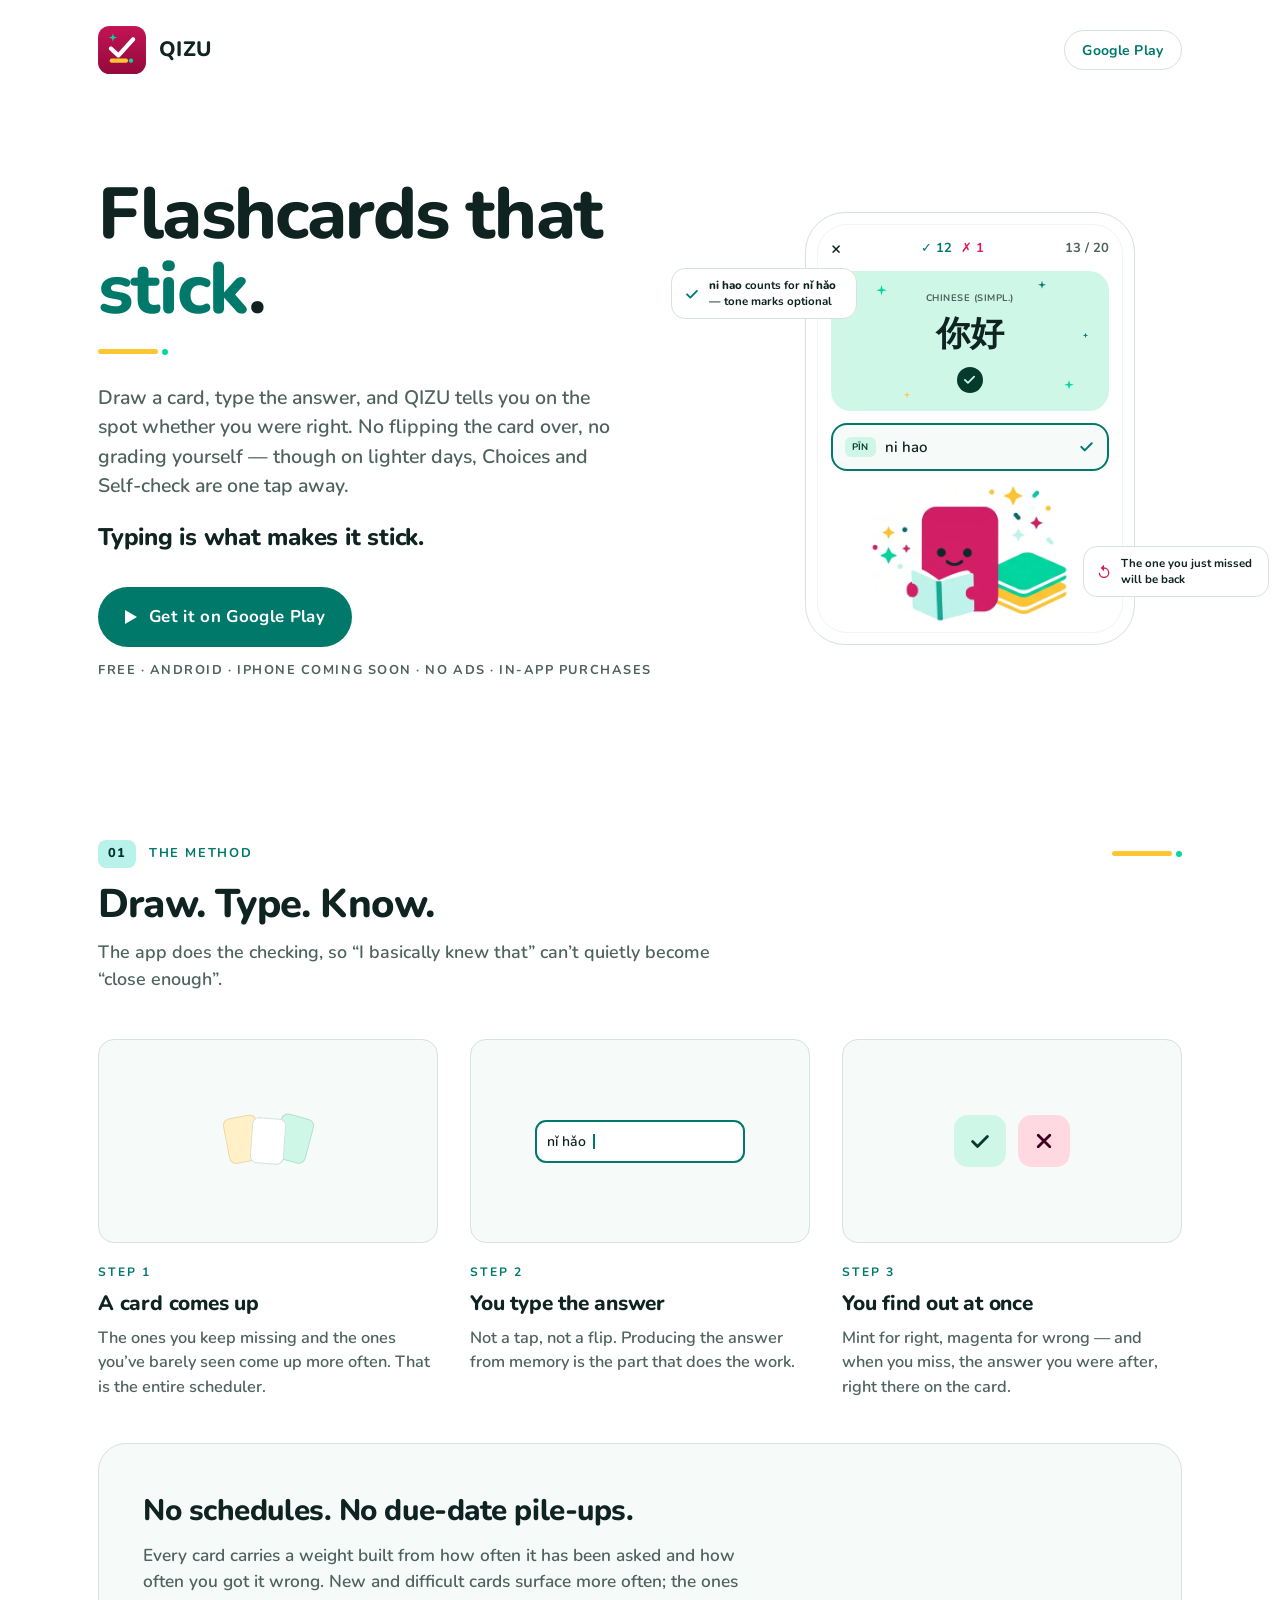
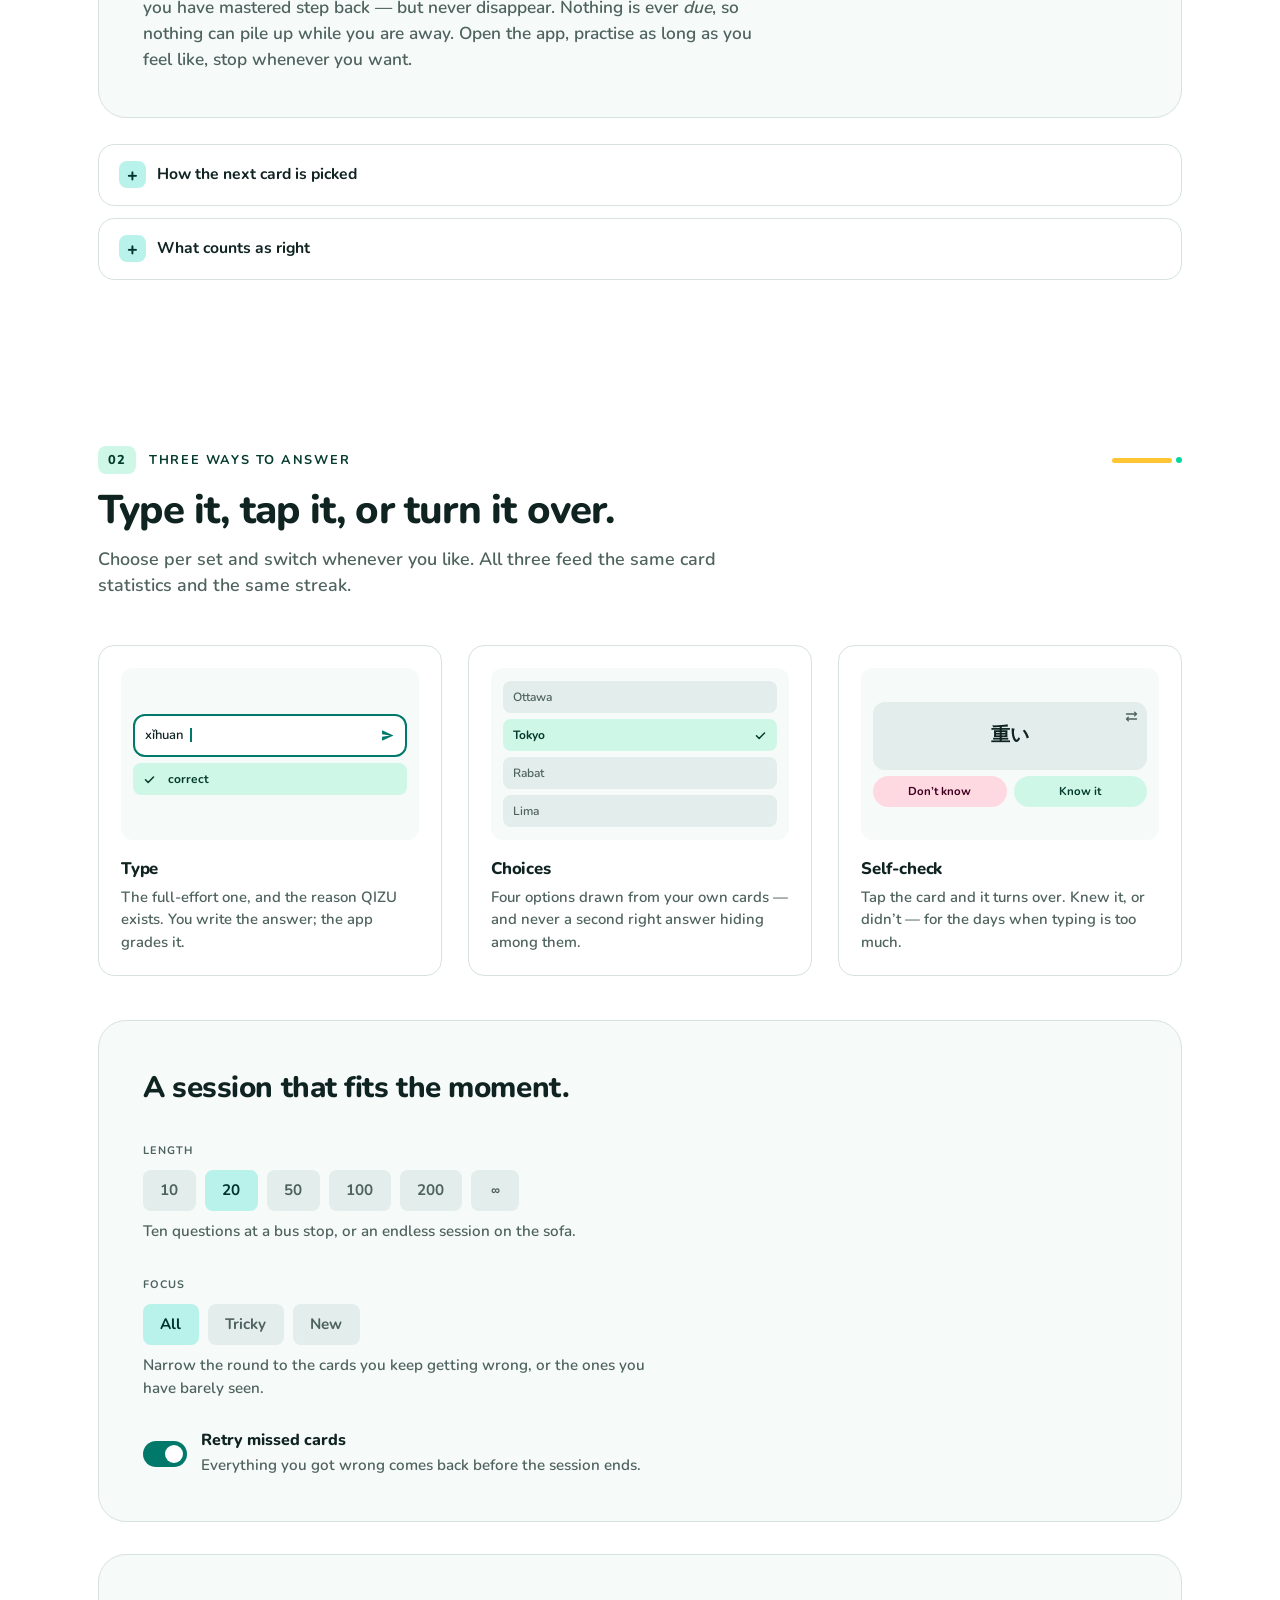
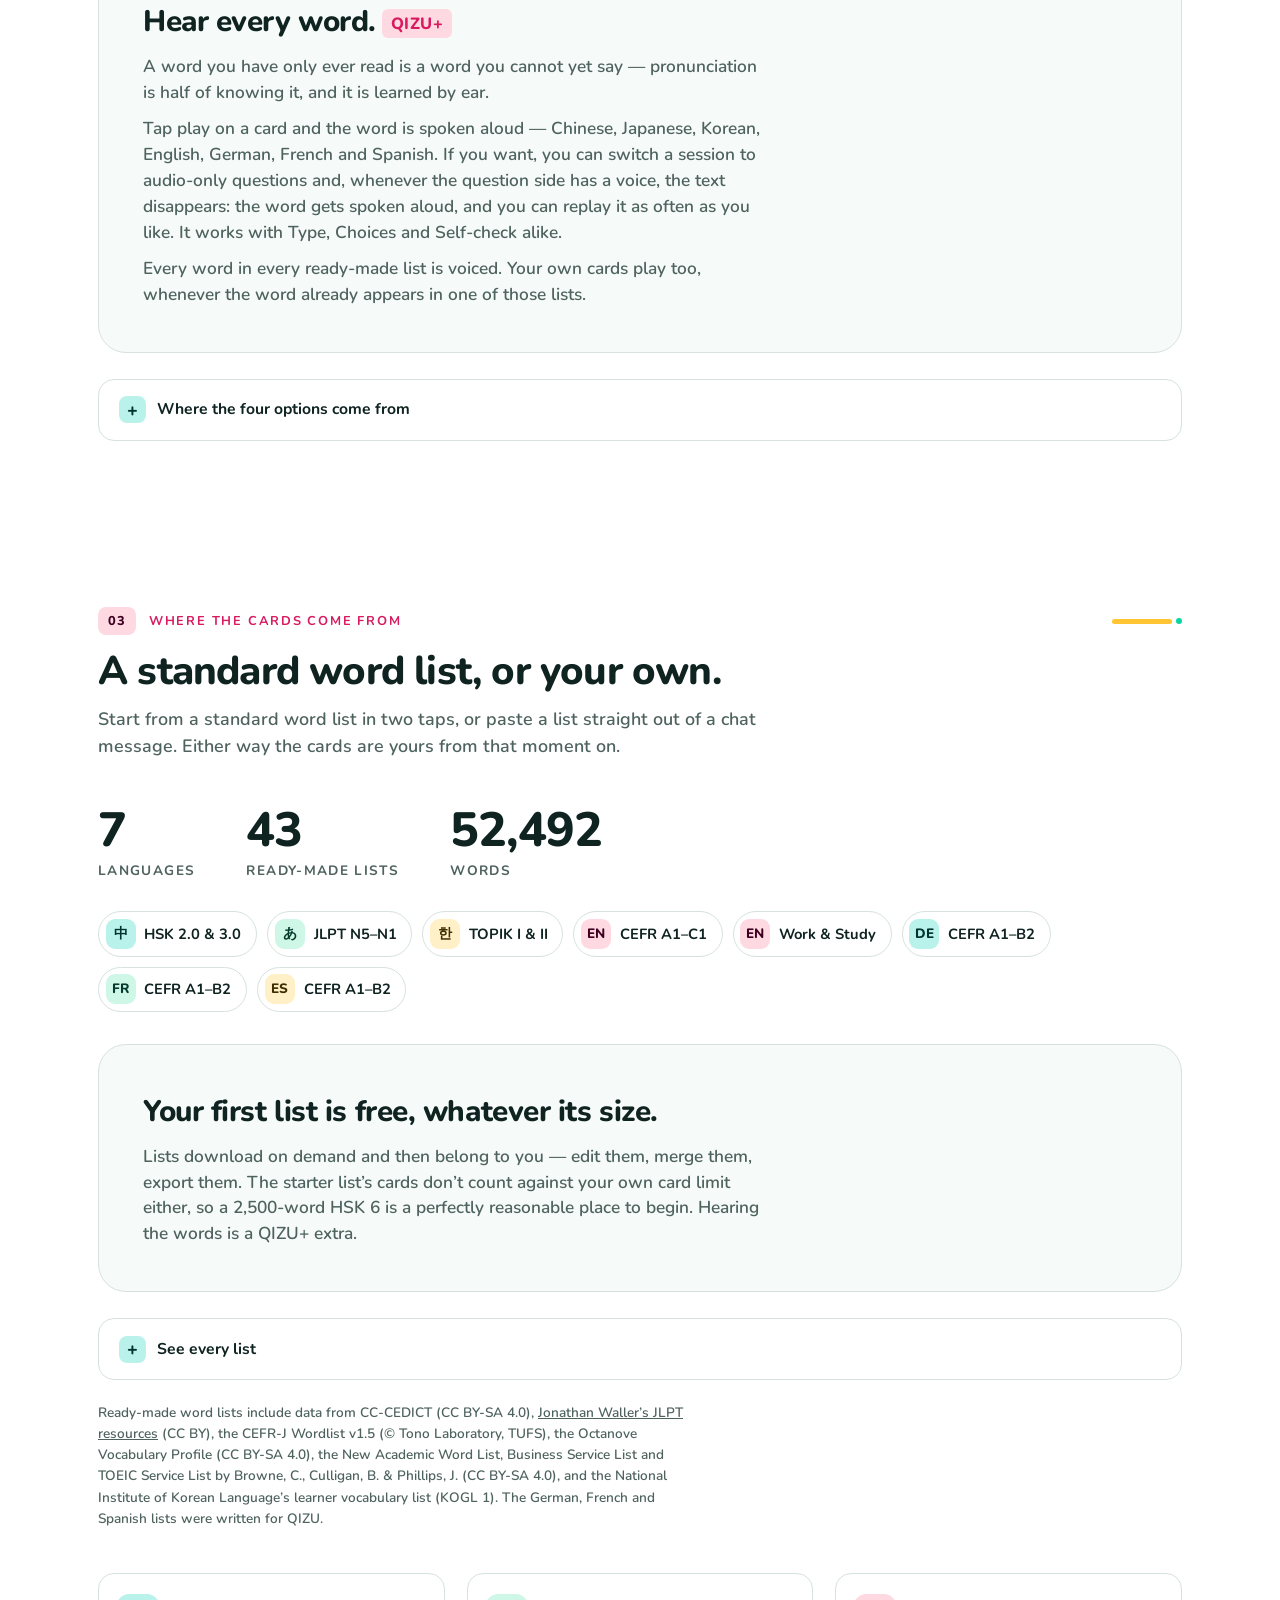
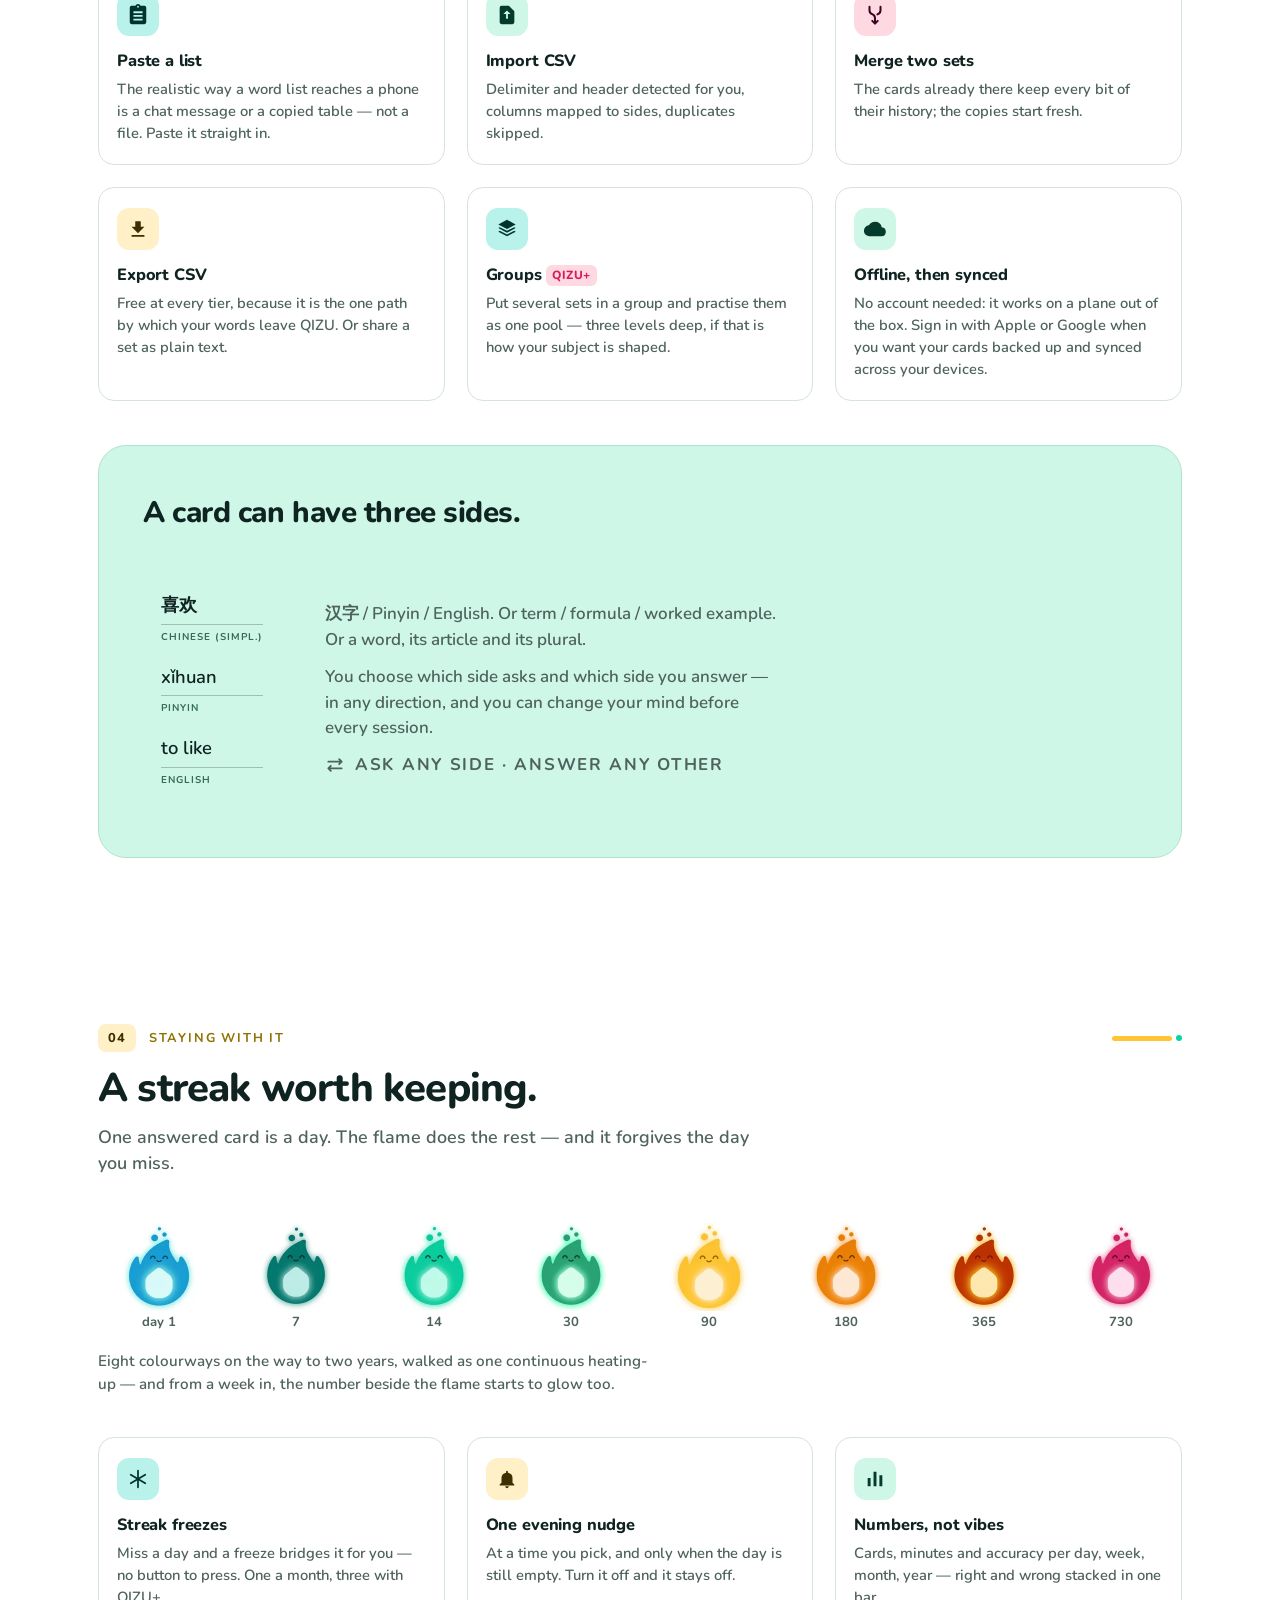
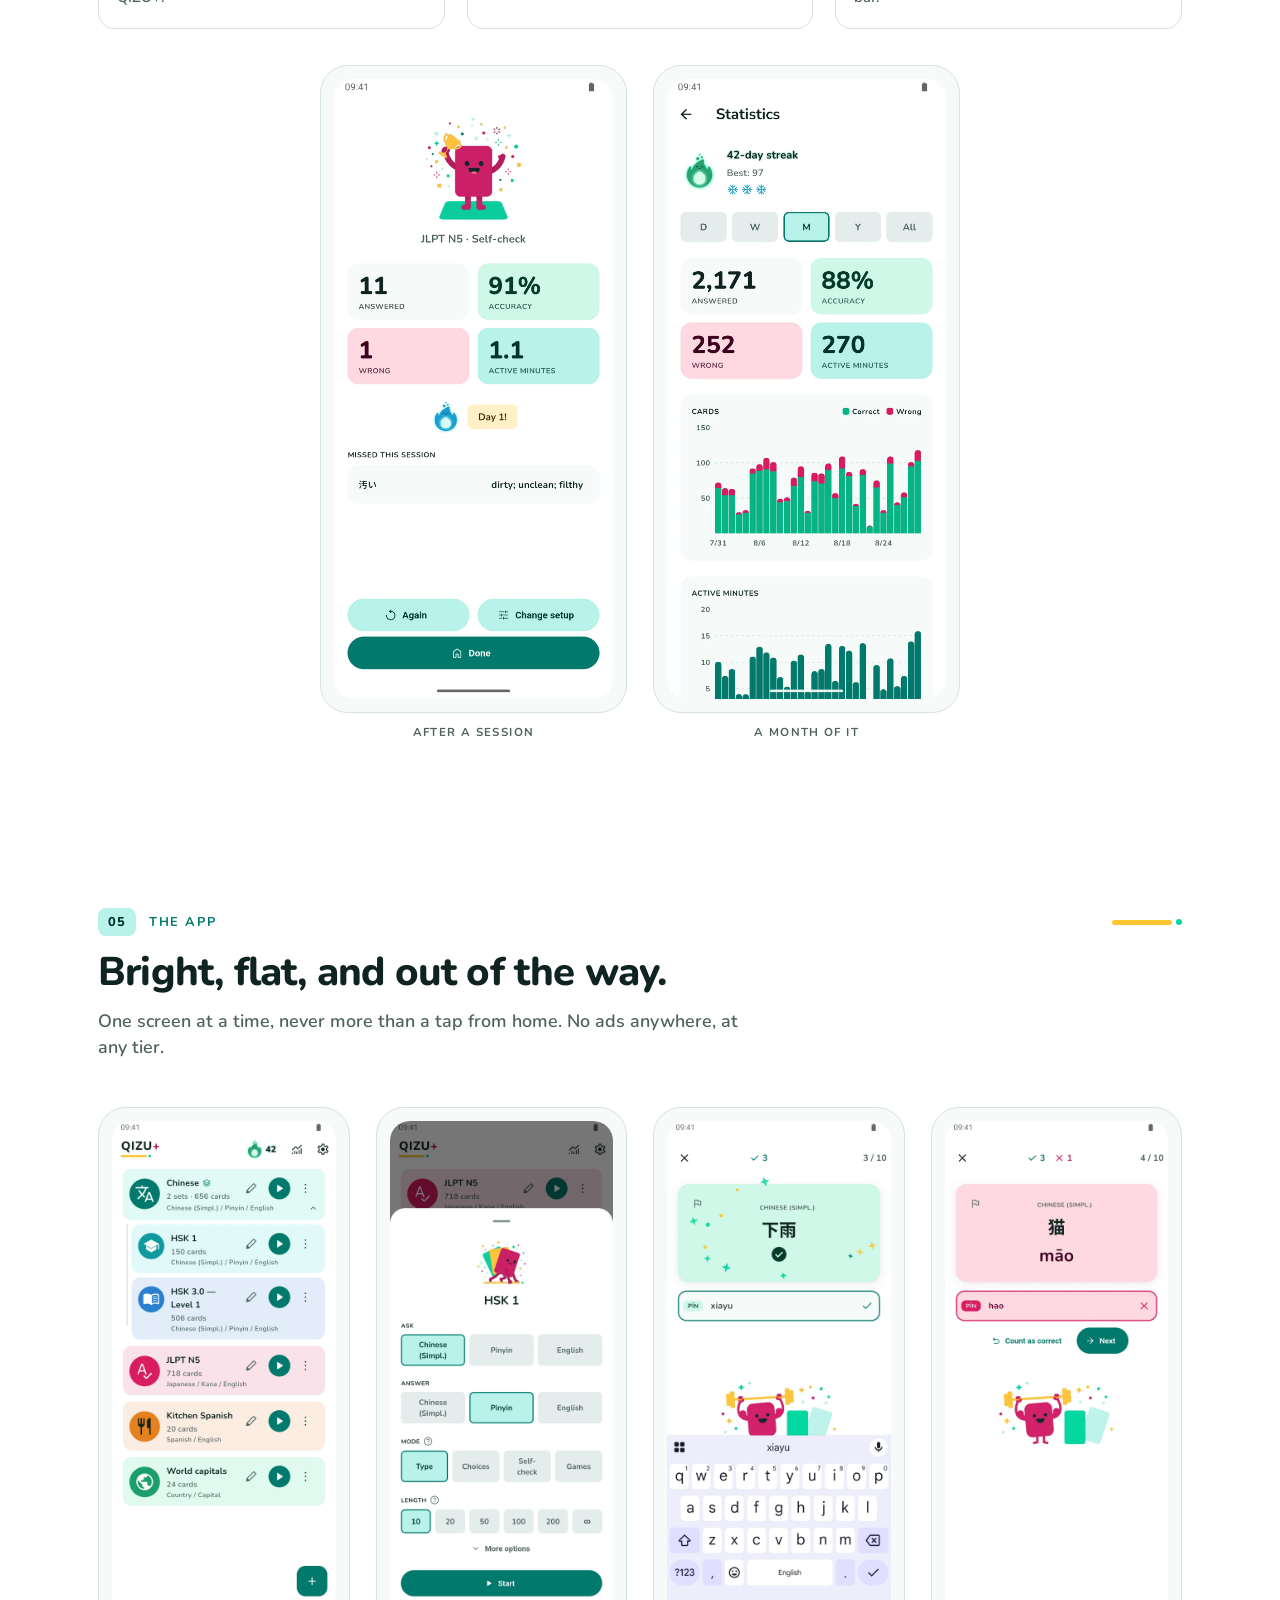
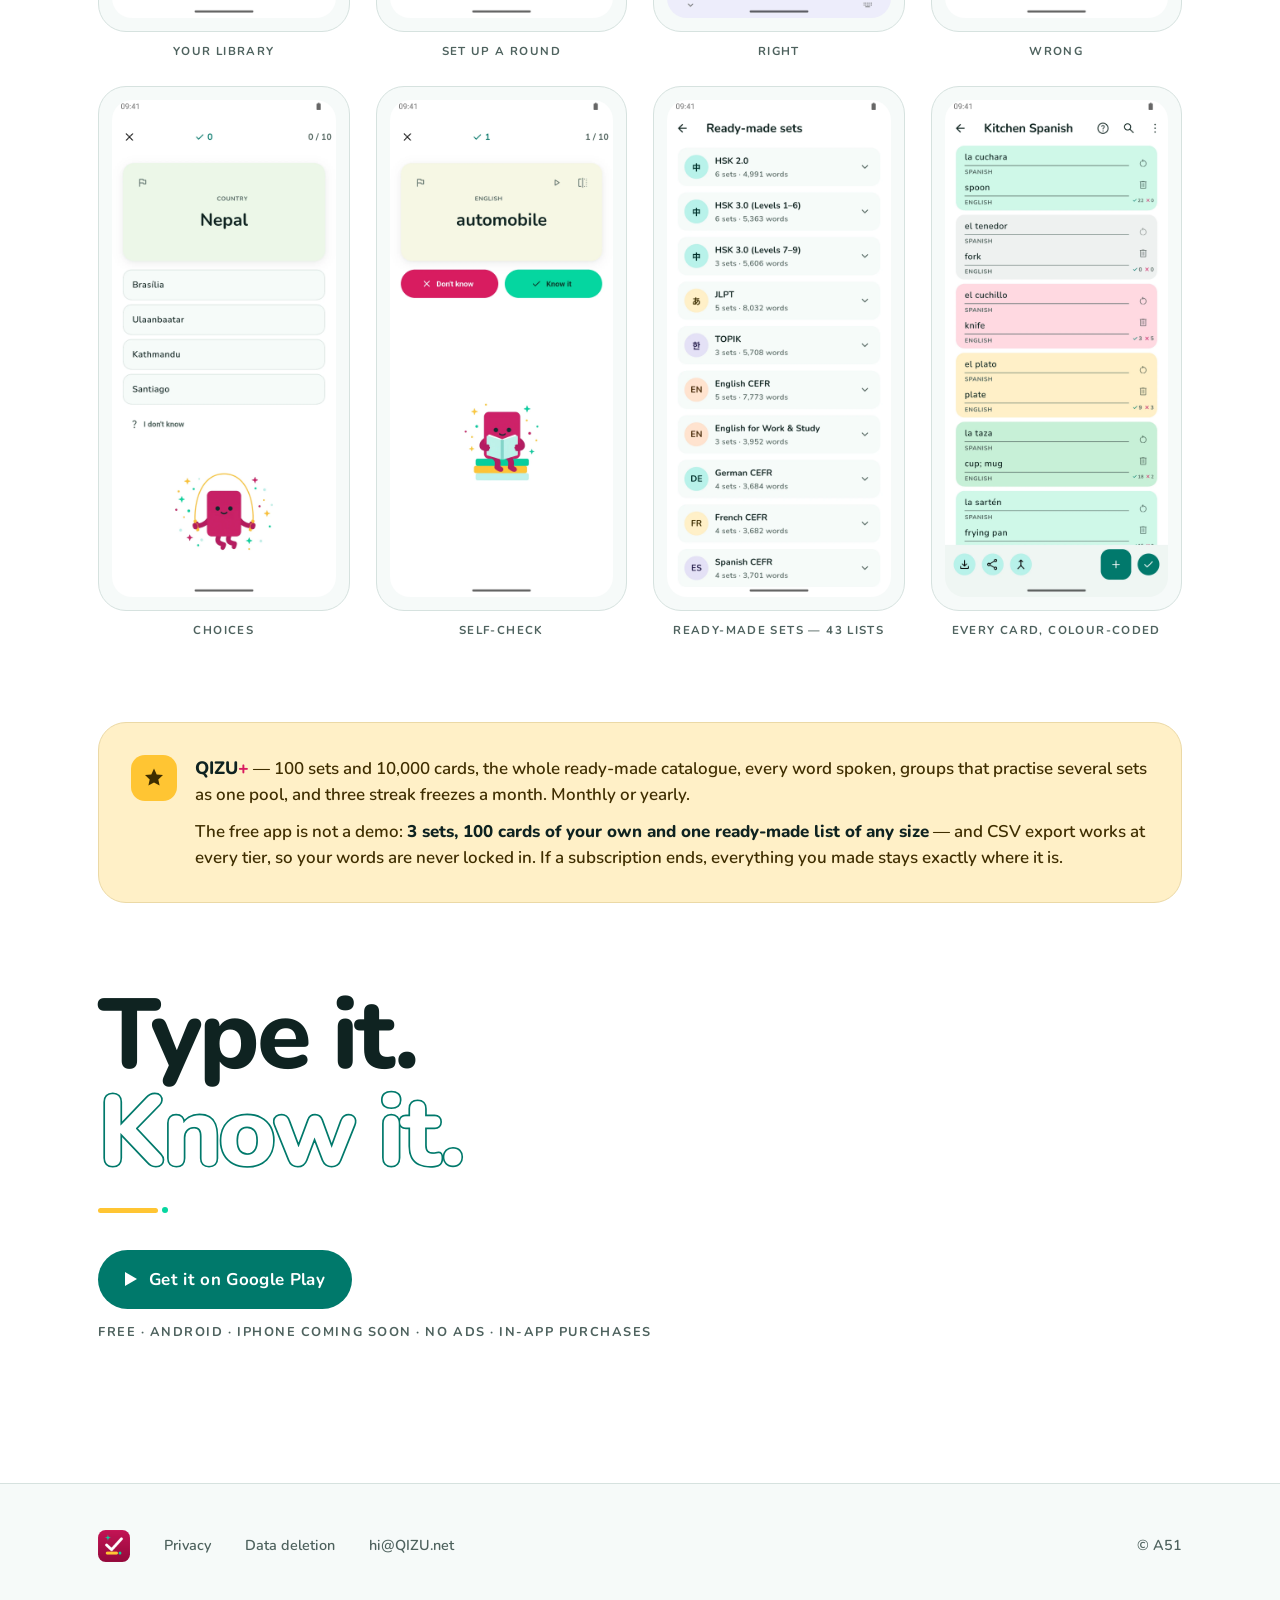
<file: index.html>
<!DOCTYPE html>
<html lang="en">
<head>
<meta charset="utf-8">
<meta name="viewport" content="width=device-width, initial-scale=1">
<title>QIZU — flashcards that stick</title>
<meta name="description" content="Flashcards you type — QIZU checks the answer, so “close enough” never sneaks past. HSK, JLPT, TOPIK and CEFR lists, every word spoken (QIZU+). Free on Android, coming soon to iPhone.">
<meta name="theme-color" content="#00796B">
<meta name="color-scheme" content="light">
<meta property="og:title" content="QIZU — flashcards that stick">
<meta property="og:description" content="Draw a card, type the answer, and QIZU checks it. Weak cards come back on their own — no schedules, no due-date pile-ups. Every ready-made word spoken aloud (QIZU+).">
<meta property="og:type" content="website">
<meta property="og:url" content="https://qizu.net/">
<meta property="og:image" content="https://qizu.net/img/og.png">
<meta property="og:image:width" content="1200">
<meta property="og:image:height" content="630">
<meta name="twitter:card" content="summary_large_image">
<link rel="icon" href="favicon.ico" sizes="any">
<link rel="apple-touch-icon" href="apple-touch-icon.png">
<style>
/* QIZU — qizu.net
   Colour, type and shape come from the app's own design system
   (lib/core/theme.dart and SPEC §9), so the site reads as part of QIZU:
   one accent = one meaning (teal = act · mint = right · magenta = wrong ·
   yellow = streak), radius 8/16/20/28 + stadium buttons, and elevation ≈ 0
   everywhere — outlines and surface tints, never shadows. The single
   exception is the streak flame's glow, which is the reward.

   Self-hosted Nunito rather than a CDN: the legal pages next door are privacy
   pages, and one font origin for the whole site keeps it that way. */

@font-face{font-family:'Nunito';src:url('fonts/Nunito-SemiBold.ttf') format('truetype');font-weight:600;font-style:normal;font-display:swap}
@font-face{font-family:'Nunito';src:url('fonts/Nunito-Bold.ttf') format('truetype');font-weight:700;font-style:normal;font-display:swap}
@font-face{font-family:'Nunito';src:url('fonts/Nunito-ExtraBold.ttf') format('truetype');font-weight:800;font-style:normal;font-display:swap}

:root{
  /* QizuPalette, verbatim */
  --teal:#00796B;
  --teal-container:#B8F2EA;
  --on-teal-container:#00332D;
  --mint:#06D6A0;
  --mint-chart:#05B384;
  --mint-container:#CFF7E8;
  --on-mint-container:#053B2C;
  --yellow:#FFC533;
  --yellow-container:#FFF0C7;
  --on-yellow-container:#3F2E00;
  --gold-ink:#8F7200;      /* §9: yellow is illegible as ink on white */
  --magenta:#D81B60;
  --magenta-container:#FFD9E2;
  --on-magenta-container:#3F0021;
  --surface:#FFFFFF;
  --s-low:#F6FAF9;
  --s-container:#EFF5F4;
  --s-high:#E9F1EF;
  --s-highest:#E3EDEB;
  --ink:#0F2321;
  --ink-variant:#4E625E;
  --outline:#7A928D;
  --outline-variant:#D6E2DF;
  /* §9 shape */
  --r-chip:8px;
  --r-tile:16px;
  --r-card:20px;
  --r-sheet:28px;
}

*{margin:0;padding:0;box-sizing:border-box}
html{scroll-behavior:smooth}
@media (prefers-reduced-motion:reduce){html{scroll-behavior:auto}}
html,body{overflow-x:hidden;overflow-x:clip}
body{
  background:var(--surface);
  color:var(--ink);
  /* The app ships Nunito at 600/700/800 only and sets body text to w600. */
  font-family:'Nunito',system-ui,-apple-system,"Segoe UI",Roboto,sans-serif;
  font-weight:600;
  line-height:1.5;
  -webkit-font-smoothing:antialiased;
}
img{display:block;max-width:100%;height:auto}
a{color:inherit}
a:focus-visible,summary:focus-visible{outline:3px solid var(--teal);outline-offset:3px;border-radius:var(--r-chip)}
.ic{width:1em;height:1em;display:block;flex:none}
.wrap{max-width:1180px;margin-inline:auto;padding-inline:clamp(20px,5vw,48px)}
.sr{position:absolute;width:1px;height:1px;overflow:hidden;clip:rect(0 0 0 0);white-space:nowrap}

/* ---------- the QIZU mark, reduced to a decorative rule ----------
   The answer line the app draws under its wordmark, top-left of every app bar
   (SPEC §10, features/widgets/wordmark.dart): a 4 dp yellow rounded line,
   a 3 dp gap, then a 5 dp mint dot. Kept to the app's own proportions — the
   line is 12x its height, the gap .75x, the dot 1.25x — so one --h scales the
   whole mark. */
.mark{display:inline-flex;align-items:center;--h:5px;gap:calc(var(--h)*.75)}
.mark i{display:block;width:calc(var(--h)*12);height:var(--h);border-radius:calc(var(--h)/2);background:var(--yellow)}
.mark b{display:block;width:calc(var(--h)*1.25);height:calc(var(--h)*1.25);border-radius:50%;background:var(--mint)}

/* ---------- header ---------- */
.top{display:flex;align-items:center;gap:13px;padding-block:clamp(16px,2.5vw,26px)}
.top img{width:clamp(40px,4vw,48px);height:auto;border-radius:24%}
.top .name{font-weight:800;font-size:clamp(1.1rem,2vw,1.3rem);letter-spacing:.02em}
.top .toplink{
  margin-left:auto;color:var(--teal);text-decoration:none;font-weight:700;
  font-size:.875rem;letter-spacing:.02em;
  border:1.5px solid var(--outline-variant);background:var(--surface);
  border-radius:999px;padding:.6em 1.25em;white-space:nowrap;  /* §9 stadium */
}
.top .toplink:hover{border-color:var(--teal);background:var(--teal-container)}

/* ---------- hero ---------- */
.hero{
  display:grid;grid-template-columns:minmax(0,7fr) minmax(0,5fr);
  gap:clamp(28px,5vw,72px);align-items:center;
  padding-block:clamp(32px,6vw,88px);
}
.hero h1{font-size:clamp(2.5rem,6.4vw,4.5rem);font-weight:800;letter-spacing:-.025em;line-height:1.04}
.hero h1 em{font-style:normal;color:var(--teal)}
.hero .mark{margin-top:clamp(16px,2vw,22px)}
.tag{margin-top:clamp(14px,2.2vw,22px);color:var(--ink-variant);font-size:clamp(1.02rem,1.6vw,1.22rem);max-width:44ch}
.pitch{margin-top:.8em;font-weight:800;font-size:clamp(1.15rem,2.1vw,1.5rem);letter-spacing:-.01em}
.play{
  display:inline-flex;align-items:center;gap:.7em;margin-top:clamp(20px,2.8vw,32px);
  background:var(--teal);color:#fff;text-decoration:none;font-weight:700;
  letter-spacing:.02em;font-size:clamp(.95rem,1.4vw,1.06rem);
  padding:1em 1.6em;border-radius:999px;   /* §9 stadium FilledButton */
}
.play .tri{width:0;height:0;border-left:.72em solid #fff;border-top:.46em solid transparent;border-bottom:.46em solid transparent}
.play:hover{background:var(--on-teal-container)}
.free{margin-top:14px;color:var(--ink-variant);font-size:.8rem;letter-spacing:.12em;text-transform:uppercase;font-weight:700}

/* ---------- the hero phone (hand-built, not a screenshot) ----------
   A replica of the §8.6 test screen at the moment a typed answer lands. */
.hero-art{position:relative;justify-self:center;width:min(330px,100%)}
.phone{background:var(--surface);border:1.5px solid var(--outline-variant);border-radius:40px;padding:11px}
.screen{border-radius:30px;overflow:hidden;background:var(--surface);border:1px solid var(--s-container);padding:14px 13px 0;display:flex;flex-direction:column}
.ptop{display:flex;align-items:center;gap:8px;font-size:13px;font-weight:700;color:var(--ink-variant)}
.ptop .x{font-size:17px;color:var(--ink);line-height:1}
.ptop .tally{margin-inline:auto;display:flex;gap:9px}
.ptop .ok{color:var(--teal)} .ptop .no{color:var(--magenta)}
.pcard{
  position:relative;margin-top:13px;border-radius:var(--r-card);
  background:var(--mint-container);       /* §8.6 correct flash */
  padding:20px 14px 18px;text-align:center;overflow:hidden;
}
.pover{display:block;font-size:9.5px;font-weight:700;letter-spacing:.5px;text-transform:uppercase;color:var(--ink-variant)}
.pq{display:block;margin-top:10px;font-size:34px;font-weight:700;line-height:1.15;color:var(--ink)}
.pverdict{display:grid;place-items:center;width:26px;height:26px;margin:12px auto 0;border-radius:50%;background:var(--on-mint-container);color:var(--mint-container)}
.pverdict .ic{width:15px;height:15px}
/* the §8.6 sparkle burst — teal/mint/yellow only, never magenta */
.spk{position:absolute;color:var(--mint)}
.spk .ic{width:100%;height:100%}
.s1{top:9%;left:16%;width:13px;height:13px;color:var(--mint)}
.s2{top:26%;left:6%;width:9px;height:9px;color:var(--yellow)}
.s3{top:6%;right:22%;width:10px;height:10px;color:var(--teal)}
.s4{bottom:14%;right:12%;width:12px;height:12px;color:var(--mint)}
.s5{bottom:8%;left:26%;width:8px;height:8px;color:var(--yellow)}
.s6{top:44%;right:7%;width:7px;height:7px;color:var(--teal)}
.pfield{
  display:flex;align-items:center;gap:9px;margin-top:12px;margin-bottom:12px;
  border:2px solid var(--teal);border-radius:var(--r-tile);
  background:var(--s-low);padding:11px 12px;
}
.pbadge{font-size:9.5px;font-weight:700;letter-spacing:.4px;color:var(--on-mint-container);background:var(--mint-container);border-radius:6px;padding:3px 7px}
.pans{font-size:15px;font-weight:600;color:var(--ink)}
.pfield .ic{width:17px;height:17px;margin-left:auto;color:var(--teal)}
/* The buddy anchors to the screen's bottom edge (auto top margin soaks up any
   extra height). The image is landscape and cropped to the art's bounds —
   resizing it into a square once stretched the poor mascot vertically. */
.pbuddy{width:72%;margin:auto auto 8px;display:block}

/* Floating explainers. Anchored to the phone's edges so each sits BESIDE it
   with only a sliver of overlap — a chip centred over the card would cover the
   exact moment the mockup exists to show. */
.fcard{
  position:absolute;display:flex;gap:9px;align-items:center;
  background:var(--surface);border:1.5px solid var(--outline-variant);
  border-radius:14px;padding:9px 12px;font-size:11.5px;font-weight:700;
  color:var(--ink);width:186px;line-height:1.35;
}
.fcard .ic{width:16px;height:16px}
.fcard b{font-weight:800}
.f-a{right:calc(100% - 52px);top:13%}
.f-a .ic{color:var(--teal)}
.f-b{left:calc(100% - 52px);bottom:11%}
.f-b .ic{color:var(--magenta)}

/* ---------- section scaffolding ---------- */
section{padding-block:clamp(44px,6.5vw,92px)}
.sechead{margin-bottom:clamp(26px,4vw,46px)}
.kick{display:flex;align-items:center;gap:.8em;margin-bottom:14px}
.knum{font-weight:800;font-size:.8rem;padding:.35em .8em;border-radius:var(--r-chip);background:var(--teal-container);color:var(--on-teal-container);letter-spacing:.06em}
.klab{font-weight:700;font-size:.8rem;letter-spacing:.14em;text-transform:uppercase;color:var(--teal)}
.kick .mark{margin-left:auto}
/* one accent per section, rotating through §9's four meanings */
.k-mint .knum{background:var(--mint-container);color:var(--on-mint-container)}
.k-mint .klab{color:var(--on-mint-container)}
.k-magenta .knum{background:var(--magenta-container);color:var(--on-magenta-container)}
.k-magenta .klab{color:var(--magenta)}
.k-yellow .knum{background:var(--yellow-container);color:var(--on-yellow-container)}
.k-yellow .klab{color:var(--gold-ink)}
section h2{font-size:clamp(1.7rem,3.6vw,2.5rem);font-weight:800;letter-spacing:-.02em;line-height:1.12}
.lead{margin-top:.7em;color:var(--ink-variant);font-size:clamp(1rem,1.5vw,1.12rem);max-width:60ch}

/* ---------- method steps ---------- */
.steps{list-style:none;display:grid;grid-template-columns:repeat(3,minmax(0,1fr));gap:clamp(18px,3vw,32px)}
.step .art{
  aspect-ratio:5/3;border-radius:var(--r-tile);background:var(--s-low);
  border:1.5px solid var(--outline-variant);display:grid;place-items:center;
  margin-bottom:16px;overflow:hidden;padding:14px;
}
.step .num{color:var(--teal);font-weight:700;font-size:.76rem;letter-spacing:.16em}
.step h3{font-weight:800;font-size:clamp(1.08rem,1.9vw,1.3rem);margin-top:.25em;letter-spacing:-.01em}
.step p{color:var(--ink-variant);font-size:clamp(.95rem,1.4vw,1.02rem);margin-top:.4em;max-width:36ch}

/* step art: a mini deck, a mini field, a mini verdict */
.deck{display:flex;align-items:center;justify-content:center;width:100%}
.deck i{display:block;width:34px;height:46px;border-radius:7px;border:1.5px solid var(--outline-variant);background:var(--surface)}
.deck i:nth-child(1){transform:rotate(-11deg) translateX(9px);background:var(--yellow-container);border-color:#EBD9A6}
.deck i:nth-child(2){transform:rotate(4deg);z-index:1;background:var(--surface)}
.deck i:nth-child(3){transform:rotate(15deg) translateX(-9px);background:var(--mint-container);border-color:#AEE3CE}
.minifield{display:flex;align-items:center;gap:7px;width:100%;max-width:210px;border:2px solid var(--teal);border-radius:11px;background:var(--surface);padding:9px 10px}
.minifield .cap{width:2px;height:15px;background:var(--teal);animation:blink 1.1s steps(2,start) infinite}
@media (prefers-reduced-motion:reduce){.minifield .cap{animation:none}}
@keyframes blink{50%{opacity:0}}
.minifield span{font-size:14px;color:var(--ink)}
.verdicts{display:flex;gap:12px;align-items:center}
.verdicts b{display:grid;place-items:center;width:52px;height:52px;border-radius:14px}
.verdicts .yes{background:var(--mint-container);color:var(--on-mint-container)}
.verdicts .no{background:var(--magenta-container);color:var(--on-magenta-container)}
.verdicts .ic{width:24px;height:24px}

/* ---------- highlight band (flat container, no shadow) ---------- */
.band{
  border-radius:var(--r-sheet);background:var(--s-low);
  border:1.5px solid var(--outline-variant);
  padding:clamp(22px,4vw,44px);margin-top:clamp(26px,4vw,44px);
}
.band h3{font-size:clamp(1.25rem,2.6vw,1.85rem);font-weight:800;letter-spacing:-.015em}
.band>p{color:var(--ink-variant);margin-top:.6em;font-size:clamp(.98rem,1.4vw,1.08rem);max-width:62ch}
.band.mint{background:var(--mint-container);border-color:#AEE3CE}
.band.mint>p{color:var(--on-mint-container)}

/* ---------- collapsibles ---------- */
details{
  border:1.5px solid var(--outline-variant);border-radius:var(--r-tile);
  margin-top:clamp(18px,2.6vw,26px);background:var(--surface);
}
details+details{margin-top:12px}
details summary{
  list-style:none;cursor:pointer;display:flex;align-items:center;gap:.75em;
  font-weight:700;font-size:.98rem;padding:1.05em 1.25em;color:var(--ink);
}
details summary::-webkit-details-marker{display:none}
details summary::before{
  content:"+" / "";font-weight:800;font-size:1.15em;line-height:1;
  width:1.5em;height:1.5em;display:grid;place-items:center;
  border-radius:var(--r-chip);background:var(--teal-container);color:var(--on-teal-container);flex:none;
}
details[open] summary::before{content:"\2212" / ""}
details .dbody{padding:0 1.25em 1.3em 3.5em;color:var(--ink-variant);font-size:.98rem;max-width:76ch}
details .dbody p+p{margin-top:.75em}
details .dbody code{background:var(--s-container);color:var(--ink);padding:.1em .45em;border-radius:6px;font-size:.9em;font-weight:700;font-family:ui-monospace,SFMono-Regular,Menlo,Consolas,monospace}
@media (max-width:560px){details .dbody{padding-left:1.25em}}

/* verdict examples table */
.vtable{width:100%;border-collapse:collapse;margin-top:1em;font-size:.9rem}
.vtable th{text-align:left;font-weight:700;font-size:.68rem;letter-spacing:.1em;text-transform:uppercase;color:var(--ink-variant);padding:0 .8em .5em 0}
.vtable td{padding:.5em .8em .5em 0;border-top:1px solid var(--outline-variant);color:var(--ink);vertical-align:top}
.vtable td:last-child{width:1%;white-space:nowrap;text-align:right;padding-right:0}
.vy{color:var(--teal);font-weight:800}
.vn{color:var(--magenta);font-weight:800}

/* ---------- mode trio ---------- */
.modes{list-style:none;display:grid;grid-template-columns:repeat(3,minmax(0,1fr));gap:clamp(16px,2.6vw,26px)}
.mode{border:1.5px solid var(--outline-variant);border-radius:var(--r-tile);padding:clamp(16px,2.2vw,22px);background:var(--surface)}
/* Fixed demo height, not min-height: the three demos hold different numbers of
   rows, and without it the three headings sit at three different heights. */
.mode .demo{background:var(--s-low);border-radius:12px;padding:12px;height:172px;display:grid;align-content:center;gap:6px}
.mode h3{font-weight:800;font-size:1.05rem;margin-top:16px;letter-spacing:-.01em}
.mode p{color:var(--ink-variant);font-size:.93rem;margin-top:.3em}
.opt{border-radius:var(--r-chip);background:var(--s-highest);color:var(--ink-variant);font-size:12px;font-weight:600;padding:7px 10px;display:flex;align-items:center;gap:6px}
.opt.right{background:var(--mint-container);color:var(--on-mint-container);font-weight:700}
.opt .ic{width:13px;height:13px;margin-left:auto}
.flipcard{position:relative;border-radius:12px;background:var(--s-highest);height:68px;display:grid;place-items:center;font-size:19px;font-weight:700;color:var(--ink)}
.flipcard .ic{position:absolute;top:7px;right:8px;width:15px;height:15px;color:var(--ink-variant)}
.rate{display:flex;gap:7px}
.rate b{flex:1;border-radius:999px;font-size:11.5px;font-weight:700;padding:7px 0;text-align:center}
.rate .no{background:var(--magenta-container);color:var(--on-magenta-container)}
.rate .yes{background:var(--mint-container);color:var(--on-mint-container)}
.typedemo{display:flex;align-items:center;gap:7px;border:2px solid var(--teal);border-radius:12px;background:var(--surface);padding:10px}
.typedemo .cap{width:2px;height:14px;background:var(--teal)}
.typedemo span{font-size:13px}
.typedemo .ic{width:15px;height:15px;margin-left:auto;color:var(--teal)}

/* ---------- option rows (length / focus), styled like the §8.5 sheet ---------- */
.optrow{margin-top:clamp(20px,2.6vw,28px)}
.optrow .ol{font-size:.68rem;font-weight:700;letter-spacing:.1em;text-transform:uppercase;color:var(--ink-variant)}
.cells{display:flex;flex-wrap:wrap;gap:9px;margin-top:9px}
.cells b{
  border-radius:var(--r-chip);background:var(--s-highest);color:var(--ink-variant);
  font-weight:700;font-size:.95rem;padding:.6em 1.15em;min-width:3.2em;text-align:center;
}
.cells b.on{background:var(--teal-container);color:var(--on-teal-container)}
.optrow p{color:var(--ink-variant);font-size:.95rem;margin-top:.6em;max-width:56ch}
.switchrow{display:flex;align-items:center;gap:14px;margin-top:clamp(20px,2.6vw,28px)}
.sw{flex:none;width:44px;height:26px;border-radius:999px;background:var(--teal);position:relative}
.sw::after{content:"";position:absolute;top:4px;right:4px;width:18px;height:18px;border-radius:50%;background:#fff}
.switchrow b{font-weight:800}
.switchrow span{display:block;color:var(--ink-variant);font-size:.95rem;margin-top:.15em}

/* ---------- feature tiles ---------- */
.tiles{list-style:none;display:grid;grid-template-columns:repeat(3,minmax(0,1fr));gap:clamp(14px,2.2vw,22px)}
.tiles li{padding:20px 18px;border-radius:var(--r-tile);background:var(--surface);border:1.5px solid var(--outline-variant)}
.tiles .tchip{width:42px;height:42px;border-radius:12px;display:grid;place-items:center}
.tiles .tchip .ic{width:22px;height:22px}
.t-teal{background:var(--teal-container);color:var(--on-teal-container)}
.t-mint{background:var(--mint-container);color:var(--on-mint-container)}
.t-magenta{background:var(--magenta-container);color:var(--on-magenta-container)}
.t-yellow{background:var(--yellow-container);color:var(--on-yellow-container)}
.tiles h3{font-weight:800;font-size:1.02rem;margin-top:13px;letter-spacing:-.01em}
.tiles p{color:var(--ink-variant);font-size:.92rem;margin-top:.3em}
.plusmark{display:inline-block;font-size:.74rem;font-weight:800;letter-spacing:.04em;color:var(--magenta);background:var(--magenta-container);border-radius:6px;padding:.15em .5em;margin-left:.4em;vertical-align:1px}
.band h3 .plusmark{font-size:.55em;vertical-align:middle}

/* ---------- catalog ---------- */
.catnums{display:flex;flex-wrap:wrap;gap:clamp(18px,4vw,54px);margin-top:clamp(20px,3vw,30px)}
.catnums div{min-width:0}
.catnums b{display:block;font-size:clamp(2rem,4.4vw,3rem);font-weight:800;line-height:1;letter-spacing:-.02em;color:var(--ink)}
.catnums span{display:block;color:var(--ink-variant);font-size:.85rem;font-weight:700;letter-spacing:.1em;text-transform:uppercase;margin-top:.5em}
.fams{display:flex;flex-wrap:wrap;gap:10px;margin-top:clamp(22px,3vw,30px)}
.fam{display:inline-flex;align-items:center;gap:.6em;border:1.5px solid var(--outline-variant);background:var(--surface);border-radius:999px;padding:.45em 1em .45em .45em;font-size:.92rem;font-weight:700}
.cglyph{
  display:grid;place-items:center;width:30px;height:30px;border-radius:9px;
  font-size:.85rem;font-weight:800;flex:none;
}
/* the §6.8 browser tints each language by cycling the four container pairs */
.g-zh{background:var(--teal-container);color:var(--on-teal-container)}
.g-ja{background:var(--mint-container);color:var(--on-mint-container)}
.g-ko{background:var(--yellow-container);color:var(--on-yellow-container)}
.g-en{background:var(--magenta-container);color:var(--on-magenta-container)}
.g-de{background:var(--teal-container);color:var(--on-teal-container)}
.g-fr{background:var(--mint-container);color:var(--on-mint-container)}
.g-es{background:var(--yellow-container);color:var(--on-yellow-container)}
.cgroup{border-top:1px solid var(--outline-variant);padding-top:14px;margin-top:16px}
.cgroup:first-child{border-top:0;margin-top:0;padding-top:0}
.chead{display:flex;align-items:center;gap:.7em;flex-wrap:wrap}
.chead b{font-weight:800;font-size:1rem}
.cmeta{color:var(--ink-variant);font-size:.85rem;font-weight:700}
.attrib{max-width:76ch;margin-top:clamp(16px,2vw,22px);font-size:.85rem;color:var(--ink-variant);line-height:1.55}
.attrib a{color:inherit;text-decoration:underline}
.cset{list-style:none;margin-top:9px}
.cset li{display:flex;align-items:baseline;gap:.7em;padding:.4em 0 .4em 42px;font-size:.92rem}
.cname{font-weight:700;flex:none}
.cdims{color:var(--ink-variant);font-size:.82rem;flex:1 1 auto;min-width:0;overflow:hidden;text-overflow:ellipsis;white-space:nowrap}
.cw{color:var(--ink-variant);font-weight:700;font-variant-numeric:tabular-nums;flex:none}
@media (max-width:620px){
  .cset li{flex-wrap:wrap;padding-left:0;gap:.2em .7em}
  .cdims{flex-basis:100%;white-space:normal}
}

/* ---------- three-sided card diagram ---------- */
.sides{display:grid;grid-template-columns:auto minmax(0,1fr);gap:clamp(20px,4vw,44px);align-items:center;margin-top:clamp(22px,3vw,32px)}
.cardbox{width:min(280px,100%);border-radius:var(--r-tile);background:var(--mint-container);padding:16px 18px}
.cardbox .row{padding:9px 0}
.cardbox .row+.row{border-top:0}
.cardbox .val{font-size:1.15rem;font-weight:600;color:var(--ink);border-bottom:1px solid rgba(15,35,33,.25);padding-bottom:5px}
.cardbox .lab{font-size:.62rem;font-weight:700;letter-spacing:.1em;text-transform:uppercase;color:var(--on-mint-container);opacity:.75;margin-top:5px}
.sidesnote p{color:var(--ink-variant);font-size:clamp(.98rem,1.4vw,1.06rem);max-width:46ch}
.sidesnote p+p{margin-top:.7em}
.arrowline{display:flex;align-items:center;gap:.6em;margin-top:1.1em;font-size:.78rem;font-weight:700;letter-spacing:.1em;text-transform:uppercase;color:var(--teal)}
.arrowline .ic{width:20px;height:20px}

/* ---------- streak ladder ---------- */
.ladder{display:grid;grid-template-columns:repeat(8,minmax(0,1fr));gap:clamp(6px,1.2vw,16px);margin-top:clamp(24px,3.4vw,36px)}
.ladder figure{margin:0;text-align:center}
.ladder img{width:100%;max-width:88px;margin-inline:auto}
.ladder figcaption{font-size:clamp(.68rem,1.1vw,.82rem);font-weight:700;color:var(--ink-variant);margin-top:2px}
.laddercap{margin-top:1.1em;color:var(--ink-variant);font-size:.95rem;max-width:62ch}

/* ---------- screenshots ---------- */
.shots{display:grid;grid-template-columns:repeat(4,minmax(0,1fr));gap:clamp(14px,2.4vw,26px);align-items:start;margin-top:clamp(24px,3.4vw,36px)}
.shots.two{grid-template-columns:repeat(2,minmax(0,1fr));max-width:640px}
figure{margin:0}
.shot .frame{background:var(--s-low);border:1.5px solid var(--outline-variant);border-radius:var(--r-sheet);padding:clamp(8px,1.2vw,13px)}
.shot img{width:100%;border-radius:var(--r-card);background:var(--surface)}
.shot figcaption{color:var(--ink-variant);font-weight:700;text-transform:uppercase;letter-spacing:.12em;font-size:.72rem;margin-top:11px;text-align:center}

/* ---------- QIZU+ band ---------- */
.plus{
  display:flex;gap:18px;align-items:flex-start;
  border:1.5px solid #EBD9A6;border-radius:var(--r-sheet);
  background:var(--yellow-container);padding:clamp(20px,3vw,32px);
  color:var(--on-yellow-container);font-size:clamp(.98rem,1.4vw,1.06rem);
}
.plus .pchip{flex:none;width:46px;height:46px;border-radius:14px;background:var(--yellow);display:grid;place-items:center;color:var(--on-yellow-container)}
.plus .pchip .ic{width:24px;height:24px}
.plus .pname{font-size:1.12rem;font-weight:800;color:var(--ink)}
.plus .pname em{font-style:normal;color:var(--magenta)}
.plus p+p{margin-top:.7em}
.plus b{font-weight:800;color:var(--ink)}

/* ---------- cta ---------- */
.cta h2{font-size:clamp(2.6rem,8.6vw,6.2rem);font-weight:800;line-height:.98;letter-spacing:-.035em}
.cta h2 .hollow{color:var(--teal)}
/* Hollow type: paint-order draws the stroke FIRST, so the surface-colored fill
   covers the half of the stroke inside the glyph — including the contour lines
   that otherwise cross where Nunito's bowls meet stems (a transparent fill
   shows every self-intersection). Browsers without paint-order on HTML text
   (Firefox) paint stroke-over-fill and get the previous look. */
@supports ((-webkit-text-stroke:2px #00796B)){
  .cta h2 .hollow{
    color:var(--surface);
    -webkit-text-stroke:clamp(2px,.32vw,3.4px) var(--teal);
    paint-order:stroke fill;
  }
}
.cta .mark{margin-top:clamp(16px,2.4vw,26px)}
.cta .play{margin-top:clamp(18px,2.6vw,30px)}

/* ---------- footer ---------- */
footer{border-top:1.5px solid var(--outline-variant);padding-block:clamp(26px,3.8vw,44px);margin-top:clamp(28px,4.5vw,60px);background:var(--s-low)}
footer .frow{display:flex;flex-wrap:wrap;align-items:center;gap:16px clamp(18px,3vw,34px)}
footer img{width:32px;height:auto;border-radius:24%}
footer a{color:var(--ink-variant);text-decoration:none;font-size:.9rem;display:inline-block;padding-block:.5em}
footer a:hover{color:var(--teal);text-decoration:underline}
footer .copy{margin-left:auto;color:var(--ink-variant);font-size:.9rem}

/* ---------- hover, only where a pointer can hover ---------- */
@media (hover:hover) and (prefers-reduced-motion:no-preference){
  .tiles li,.mode{transition:border-color .18s ease,transform .18s ease}
  .tiles li:hover,.mode:hover{border-color:var(--teal);transform:translateY(-3px)}
}

/* ---------- responsive ---------- */
/* Between the stack point and full desktop there is no slack outside the
   hero-art column, so the explainer chips would poke past the viewport and be
   clipped by overflow:clip. Tuck them onto the phone's corners instead. */
@media (max-width:1240px) and (min-width:961px){
  .f-a{right:calc(100% - 140px);top:-14px}
  .f-b{left:calc(100% - 140px);bottom:-14px}
}
@media (max-width:960px){
  .hero{grid-template-columns:1fr;padding-block:clamp(22px,5vw,48px)}
  .hero-art{margin-top:18px}
  .f-a{left:-3%} .f-b{right:-3%}
  .steps{grid-template-columns:1fr;gap:20px}
  .step{display:grid;grid-template-columns:132px 1fr;gap:18px;align-items:center}
  .step .art{aspect-ratio:1;margin-bottom:0;padding:12px}
  .step .art .deck i{width:26px;height:35px}
  .step .art .minifield{padding:7px 8px;gap:5px}
  .step .art .minifield span{font-size:11px}
  .step .art .verdicts b{width:40px;height:40px;border-radius:11px}
  .modes{grid-template-columns:1fr}
  .tiles{grid-template-columns:repeat(2,minmax(0,1fr))}
  .shots{grid-template-columns:repeat(2,minmax(0,1fr))}
  .sides{grid-template-columns:1fr}
  .cardbox{width:min(320px,100%)}
  .ladder{grid-template-columns:repeat(4,minmax(0,1fr));gap:14px 10px}
  .kick .mark{display:none}
}
@media (max-width:520px){
  .top .toplink{display:none}
  .tiles{grid-template-columns:1fr}
  .fcard{display:none}
  .step{grid-template-columns:96px 1fr}
  /* the step art is now 96px wide — shrink its contents to match */
  .step .art .verdicts{gap:8px}
  .step .art .verdicts b{width:32px;height:32px;border-radius:9px}
  .step .art .verdicts .ic{width:17px;height:17px}
  .step .art .deck i{width:22px;height:30px}
  .shots.two{grid-template-columns:1fr;max-width:320px}
}
</style>
</head>
<body>

<svg width="0" height="0" style="position:absolute" aria-hidden="true"><defs>
<symbol id="i-check" viewBox="0 0 24 24"><path d="M4.6 12.5l4.9 4.9L19.4 7.4" fill="none" stroke="currentColor" stroke-width="2.8" stroke-linecap="round" stroke-linejoin="round"/></symbol>
<symbol id="i-close" viewBox="0 0 24 24"><path d="M6.2 6.2l11.6 11.6M17.8 6.2L6.2 17.8" fill="none" stroke="currentColor" stroke-width="2.8" stroke-linecap="round"/></symbol>
<symbol id="i-sparkle" viewBox="0 0 24 24"><path fill="currentColor" d="M12 1.8l2.1 7.6 7.6 2.1-7.6 2.1-2.1 7.6-2.1-7.6L2.3 11.5l7.6-2.1z"/></symbol>
<symbol id="i-send" viewBox="0 0 24 24"><path fill="currentColor" d="M3.3 20.4 21.5 12 3.3 3.6 3.3 10.1 16.3 12 3.3 13.9z"/></symbol>
<symbol id="i-flip" viewBox="0 0 24 24"><g fill="currentColor"><path d="M11 2h2v20h-2z"/><path d="M3 5a2 2 0 0 1 2-2h4v2H5v14h4v2H5a2 2 0 0 1-2-2z"/><path d="M15 3h2v2h-2zM19 3a2 2 0 0 1 2 2h-2zM19 7h2v2h-2zM19 11h2v2h-2zM19 15h2v2h-2zM19 19h2a2 2 0 0 1-2 2zM15 19h2v2h-2z"/></g></symbol>
<symbol id="i-flame" viewBox="0 0 24 24"><path fill="currentColor" d="M12 2.3c.9 4-4 5.7-4 10a5 5 0 0 0 10 0c0-2.1-1-3.9-2.2-5.3-.3 1.1-1 2-2 2.4 0-2.7-.3-5.2-1.8-7.1z"/></symbol>
<symbol id="i-snow" viewBox="0 0 24 24"><g stroke="currentColor" stroke-width="1.9" stroke-linecap="round"><path d="M12 2.9v18.2"/><path d="M4.1 7.4l15.8 9.2"/><path d="M19.9 7.4 4.1 16.6"/></g></symbol>
<symbol id="i-bell" viewBox="0 0 24 24"><path fill="currentColor" d="M12 22a2 2 0 0 0 2-2h-4a2 2 0 0 0 2 2zm6-6v-5a6 6 0 0 0-5-5.91V4a1 1 0 1 0-2 0v1.09A6 6 0 0 0 6 11v5l-2 2v1h16v-1l-2-2z"/></symbol>
<symbol id="i-chart" viewBox="0 0 24 24"><path fill="currentColor" d="M4 11h3.2v9H4zM10.4 4h3.2v16h-3.2zM16.8 8H20v12h-3.2z"/></symbol>
<symbol id="i-cloud" viewBox="0 0 24 24"><path fill="currentColor" d="M19.35 10.04A7.49 7.49 0 0 0 12 4 7.49 7.49 0 0 0 5.35 8.04 5.994 5.994 0 0 0 6 20h13a5 5 0 0 0 .35-9.96z"/></symbol>
<symbol id="i-download" viewBox="0 0 24 24"><path fill="currentColor" d="M19 9.5h-4v-6H9v6H5l7 7zM5 18.5v2h14v-2z"/></symbol>
<symbol id="i-paste" viewBox="0 0 24 24"><path fill="currentColor" d="M19 2h-4.18A3 3 0 0 0 9.18 2H5a2 2 0 0 0-2 2v16a2 2 0 0 0 2 2h14a2 2 0 0 0 2-2V4a2 2 0 0 0-2-2zm-7 0a1 1 0 1 1 0 2 1 1 0 0 1 0-2zm5 16H7v-2h10zm0-4H7v-2h10zm0-4H7V8h10z"/></symbol>
<symbol id="i-upload" viewBox="0 0 24 24"><path fill="currentColor" d="M14 2H6a2 2 0 0 0-2 2v16a2 2 0 0 0 2 2h12a2 2 0 0 0 2-2V8zm-1 9v5h-2v-5H8l4-4 4 4z"/></symbol>
<symbol id="i-merge" viewBox="0 0 24 24"><g fill="none" stroke="currentColor" stroke-width="2.2" stroke-linecap="round" stroke-linejoin="round"><path d="M6 3v4c0 2.4 1.6 3.6 3.4 4.4C11.2 12.2 12 13.4 12 15.6V21"/><path d="M18 3v4c0 2.4-1.6 3.6-3.4 4.4"/><path d="M9 18.4 12 21.4l3-3"/></g></symbol>
<symbol id="i-stacks" viewBox="0 0 24 24"><path fill="currentColor" d="M12 2 2.5 7 12 12l9.5-5zM12 14 4.1 10 2.5 11 12 16l9.5-5-1.6-1zM12 18l-7.9-4-1.6 1L12 20l9.5-5-1.6-1z"/></symbol>
<symbol id="i-tune" viewBox="0 0 24 24"><path fill="currentColor" d="M3 17v2h6v-2zM3 5v2h10V5zm10 16v-2h8v-2h-8v-2h-2v6zM7 9v2H3v2h4v2h2V9zm14 4v-2H11v2zm-6-4h2V7h4V5h-4V3h-2z"/></symbol>
<symbol id="i-replay" viewBox="0 0 24 24"><path fill="currentColor" d="M12 5V1L7 6l5 5V7a6 6 0 1 1-6 6H4a8 8 0 1 0 8-8z"/></symbol>
<symbol id="i-book" viewBox="0 0 24 24"><path fill="currentColor" d="M21 5c-1.9-.6-3.9-1-6-1-1.9 0-3.8.3-5.5 1v14.7c1.7-.7 3.6-1 5.5-1 2.1 0 4.1.4 6 1zM8 5c-1.6-.6-3.3-1-5-1-.4 0-.7 0-1 .1v15.6c.3 0 .6-.1 1-.1 1.7 0 3.4.4 5 1z"/></symbol>
<symbol id="i-swap" viewBox="0 0 24 24"><g fill="none" stroke="currentColor" stroke-width="2.2" stroke-linecap="round" stroke-linejoin="round"><path d="M4 8h16M17 5l3 3-3 3"/><path d="M20 16H4M7 13l-3 3 3 3"/></g></symbol>
<symbol id="i-star" viewBox="0 0 24 24"><path fill="currentColor" d="M12 2.6l2.7 5.8 6.3.7-4.7 4.3 1.3 6.2-5.6-3.2-5.6 3.2 1.3-6.2L3 9.1l6.3-.7z"/></symbol>
<symbol id="i-keyboard" viewBox="0 0 24 24"><path fill="currentColor" d="M20 5H4a2 2 0 0 0-2 2v10a2 2 0 0 0 2 2h16a2 2 0 0 0 2-2V7a2 2 0 0 0-2-2zM5 8h2v2H5zm0 3h2v2H5zm3-3h2v2H8zm0 3h2v2H8zm-2 3h10v2H6zm5-3h2v2h-2zm0-3h2v2h-2zm3 3h2v2h-2zm0-3h2v2h-2zm3 3h2v2h-2zm0-3h2v2h-2z"/></symbol>
<symbol id="i-list" viewBox="0 0 24 24"><path fill="currentColor" d="M3 4h18v4H3zM3 10h18v4H3zM3 16h18v4H3z"/></symbol>
</defs></svg>

<header class="wrap top">
  <img src="img/qizu-mark.png" alt="" width="48" height="48">
  <span class="name">QIZU</span>
  <a class="toplink" href="https://play.google.com/store/apps/details?id=io.a51.qizu">Google&nbsp;Play</a>
</header>

<main>

  <section class="wrap hero" aria-label="Introduction">
    <div>
      <h1>Flashcards that <em>stick</em>.</h1>
      <span class="mark" aria-hidden="true"><i></i><b></b></span>
      <p class="tag">Draw a card, type the answer, and QIZU tells you on the spot whether
        you were right. No flipping the card over, no grading yourself — though on
        lighter days, Choices and Self-check are one tap away.</p>
      <p class="pitch">Typing is what makes it stick.</p>
      <a class="play" href="https://play.google.com/store/apps/details?id=io.a51.qizu"><span class="tri" aria-hidden="true"></span>Get it on Google&nbsp;Play</a>
      <p class="free">Free &middot; Android &middot; iPhone coming soon &middot; No ads &middot; In&#8209;app purchases</p>
    </div>

    <figure class="hero-art" role="img" aria-label="The QIZU test screen: the Chinese card 你好 has just been answered correctly — the card flashes mint with a check mark and a burst of sparkles, and the answer field holds the typed pinyin ‘ni hao’.">
      <div class="phone" aria-hidden="true">
        <div class="screen">
          <div class="ptop">
            <span class="x">&times;</span>
            <span class="tally"><b class="ok">&check; 12</b><b class="no">&#10007; 1</b></span>
            <span>13 / 20</span>
          </div>
          <div class="pcard">
            <span class="spk s1"><svg class="ic"><use href="#i-sparkle"/></svg></span>
            <span class="spk s2"><svg class="ic"><use href="#i-sparkle"/></svg></span>
            <span class="spk s3"><svg class="ic"><use href="#i-sparkle"/></svg></span>
            <span class="spk s4"><svg class="ic"><use href="#i-sparkle"/></svg></span>
            <span class="spk s5"><svg class="ic"><use href="#i-sparkle"/></svg></span>
            <span class="spk s6"><svg class="ic"><use href="#i-sparkle"/></svg></span>
            <span class="pover">Chinese (Simpl.)</span>
            <span class="pq">你好</span>
            <span class="pverdict"><svg class="ic"><use href="#i-check"/></svg></span>
          </div>
          <div class="pfield">
            <span class="pbadge">PĪN</span>
            <span class="pans">ni hao</span>
            <svg class="ic"><use href="#i-check"/></svg>
          </div>
          <img class="pbuddy" src="img/buddy.webp" alt="" width="440" height="310">
        </div>
      </div>
      <span class="fcard f-a" aria-hidden="true"><svg class="ic"><use href="#i-check"/></svg><span><b>ni hao</b> counts for <b>nǐ hǎo</b> — tone marks optional</span></span>
      <span class="fcard f-b" aria-hidden="true"><svg class="ic"><use href="#i-replay"/></svg><span>The one you just missed will be back</span></span>
    </figure>
  </section>

  <!-- ============ 01 · the method ============ -->
  <section class="wrap" aria-labelledby="k-method">
    <div class="sechead">
      <div class="kick"><span class="knum">01</span><span class="klab" id="k-method">The method</span><span class="mark" aria-hidden="true"><i></i><b></b></span></div>
      <h2>Draw. Type. Know.</h2>
      <p class="lead">The app does the checking, so “I basically knew that” can’t quietly
        become “close enough”.</p>
    </div>

    <ol class="steps">
      <li class="step">
        <div class="art" aria-hidden="true"><div class="deck"><i></i><i></i><i></i></div></div>
        <div>
          <span class="num">STEP 1</span>
          <h3>A card comes up</h3>
          <p>The ones you keep missing and the ones you’ve barely seen come up more often. That is the entire scheduler.</p>
        </div>
      </li>
      <li class="step">
        <div class="art" aria-hidden="true">
          <div class="minifield"><span>nǐ hǎo</span><span class="cap"></span></div>
        </div>
        <div>
          <span class="num">STEP 2</span>
          <h3>You type the answer</h3>
          <p>Not a tap, not a flip. Producing the answer from memory is the part that does the work.</p>
        </div>
      </li>
      <li class="step">
        <div class="art" aria-hidden="true">
          <div class="verdicts">
            <b class="yes"><svg class="ic"><use href="#i-check"/></svg></b>
            <b class="no"><svg class="ic"><use href="#i-close"/></svg></b>
          </div>
        </div>
        <div>
          <span class="num">STEP 3</span>
          <h3>You find out at once</h3>
          <p>Mint for right, magenta for wrong — and when you miss, the answer you were after, right there on the card.</p>
        </div>
      </li>
    </ol>

    <div class="band">
      <h3>No schedules. No due-date pile-ups.</h3>
      <p>Every card carries a weight built from how often it has been asked and how often
        you got it wrong. New and difficult cards surface more often; the ones you have
        mastered step back — but never disappear. Nothing is ever <em>due</em>, so nothing
        can pile up while you are away. Open the app, practise as long as you feel like,
        stop whenever you want.</p>
    </div>

    <details>
      <summary>How the next card is picked</summary>
      <div class="dbody">
        <p>Each card’s weight is <code>1 + 8 &times; failure&nbsp;rate + 4 &times; novelty</code>,
          with the failure rate smoothed so a brand-new card starts at “coin flip” rather
          than “perfect”. In practice a new card turns up about five times as often as a
          mastered one, and a card you keep missing about four times as often.</p>
        <p>Nothing ever reaches zero — the floor guarantees every card in the pool keeps a
          real chance of appearing, which is why mastered cards quietly come back around
          instead of vanishing. And no card repeats within five consecutive draws.</p>
      </div>
    </details>

    <details>
      <summary>What counts as right</summary>
      <div class="dbody">
        <p>Typing is judged strictly on the letters that matter and generously on
          everything else. Extra spaces, capitalisation and bracketed hints are ignored.
          On a Pinyin side, tone marks are folded away — and <code>v</code> stands in for
          <code>ü</code>, the way every pinyin keyboard works. A stored answer can list
          alternatives separated by a semicolon, and any one of them counts. Typed Chinese,
          Japanese or Korean doesn’t have to reproduce the stored spacing.</p>
        <p>There is no fuzzy matching: a real spelling mistake is a miss. But if you typed
          something that was right anyway, one tap counts it as correct — and that undoes
          the miss everywhere, in the card’s own record as well as the day’s statistics.</p>
        <table class="vtable">
          <thead><tr><th>Stored answer</th><th>You typed</th><th></th></tr></thead>
          <tbody>
            <tr><td>你好 (nǐ hǎo)</td><td>你好</td><td class="vy">right</td></tr>
            <tr><td>to go [movement]</td><td>TO GO</td><td class="vy">right</td></tr>
            <tr><td>nǐ hǎo <span style="color:var(--ink-variant)">· Pinyin</span></td><td>ni hao</td><td class="vy">right</td></tr>
            <tr><td>nǚ rén <span style="color:var(--ink-variant)">· Pinyin</span></td><td>nv ren</td><td class="vy">right</td></tr>
            <tr><td>car; automobile</td><td>automobile</td><td class="vy">right</td></tr>
            <tr><td>Ich weiß <span style="color:var(--ink-variant)">· German</span></td><td>ich weiss</td><td class="vn">wrong</td></tr>
          </tbody>
        </table>
      </div>
    </details>
  </section>

  <!-- ============ 02 · the three modes ============ -->
  <section class="wrap" aria-labelledby="k-modes">
    <div class="sechead">
      <div class="kick k-mint"><span class="knum">02</span><span class="klab" id="k-modes">Three ways to answer</span><span class="mark" aria-hidden="true"><i></i><b></b></span></div>
      <h2>Type it, tap it, or turn it over.</h2>
      <p class="lead">Choose per set and switch whenever you like. All three feed the same
        card statistics and the same streak.</p>
    </div>

    <ul class="modes">
      <li class="mode">
        <div class="demo" aria-hidden="true">
          <div class="typedemo"><span>xǐhuan</span><span class="cap"></span><svg class="ic"><use href="#i-send"/></svg></div>
          <div class="opt right"><svg class="ic" style="margin:0 6px 0 0"><use href="#i-check"/></svg>correct</div>
        </div>
        <h3>Type</h3>
        <p>The full-effort one, and the reason QIZU exists. You write the answer; the app grades it.</p>
      </li>
      <li class="mode">
        <div class="demo" aria-hidden="true">
          <div class="opt">Ottawa</div>
          <div class="opt right">Tokyo<svg class="ic"><use href="#i-check"/></svg></div>
          <div class="opt">Rabat</div>
          <div class="opt">Lima</div>
        </div>
        <h3>Choices</h3>
        <p>Four options drawn from your own cards — and never a second right answer hiding among them.</p>
      </li>
      <li class="mode">
        <div class="demo" aria-hidden="true">
          <div class="flipcard">重い<svg class="ic"><use href="#i-swap"/></svg></div>
          <div class="rate"><b class="no">Don’t know</b><b class="yes">Know it</b></div>
        </div>
        <h3>Self-check</h3>
        <p>Tap the card and it turns over. Knew it, or didn’t — for the days when typing is too much.</p>
      </li>
    </ul>

    <div class="band">
      <h3>A session that fits the moment.</h3>
      <div class="optrow">
        <span class="ol">Length</span>
        <div class="cells" aria-hidden="true"><b>10</b><b class="on">20</b><b>50</b><b>100</b><b>200</b><b>∞</b></div>
        <p>Ten questions at a bus stop, or an endless session on the sofa.</p>
      </div>
      <div class="optrow">
        <span class="ol">Focus</span>
        <div class="cells" aria-hidden="true"><b class="on">All</b><b>Tricky</b><b>New</b></div>
        <p>Narrow the round to the cards you keep getting wrong, or the ones you have barely seen.</p>
      </div>
      <div class="switchrow">
        <span class="sw" aria-hidden="true"></span>
        <div><b>Retry missed cards</b><span>Everything you got wrong comes back before the session ends.</span></div>
      </div>
    </div>

    <div class="band" style="margin-top:clamp(22px,3vw,32px)">
      <h3>Hear every word.<span class="plusmark">QIZU+</span></h3>
      <p>A word you have only ever read is a word you cannot yet say — pronunciation
      is half of knowing it, and it is learned by ear.</p>
      <p>Tap play on a card and the word is spoken aloud — Chinese, Japanese,
      Korean, English, German, French and Spanish. If you want, you can switch a
      session to audio-only questions and, whenever the question side has a voice,
      the text disappears: the word gets spoken aloud, and you can replay it as
      often as you like. It works with Type, Choices and Self-check alike.</p>
      <p>Every word in every ready-made list is voiced. Your own cards play too,
      whenever the word already appears in one of those lists.</p>
    </div>

    <details>
      <summary>Where the four options come from</summary>
      <div class="dbody">
        <p>Distractors are other answers from the set you are practising, so they are always
          the right kind of thing — same language, same script. They are ranked by how
          plausible they look beside the real answer and sampled from the closest handful,
          so two encounters with the same card rarely offer the same four.</p>
        <p>Anything that could also be correct is excluded: if a card’s answer is
          <code>car; automobile</code>, no option matching either word can appear. And when
          a set is too small to offer three good distractors, the question simply shows
          fewer options — it never quietly turns back into a typing question.</p>
      </div>
    </details>
  </section>

  <!-- ============ 03 · where the cards come from ============ -->
  <section class="wrap" aria-labelledby="k-cards">
    <div class="sechead">
      <div class="kick k-magenta"><span class="knum">03</span><span class="klab" id="k-cards">Where the cards come from</span><span class="mark" aria-hidden="true"><i></i><b></b></span></div>
      <h2>A standard word list, or your own.</h2>
      <p class="lead">Start from a standard word list in two taps, or paste a list straight out
        of a chat message. Either way the cards are yours from that moment on.</p>
    </div>

    <div class="catnums">
      <div><b>7</b><span>languages</span></div>
      <div><b>43</b><span>ready-made lists</span></div>
      <div><b>52,492</b><span>words</span></div>
    </div>

    <div class="fams" aria-label="Word-list families included">
      <span class="fam"><span class="cglyph g-zh" aria-hidden="true">中</span>HSK 2.0 &amp; 3.0</span>
      <span class="fam"><span class="cglyph g-ja" aria-hidden="true">あ</span>JLPT N5–N1</span>
      <span class="fam"><span class="cglyph g-ko" aria-hidden="true">한</span>TOPIK I &amp; II</span>
      <span class="fam"><span class="cglyph g-en" aria-hidden="true">EN</span>CEFR A1–C1</span>
      <span class="fam"><span class="cglyph g-en" aria-hidden="true">EN</span>Work &amp; Study</span>
      <span class="fam"><span class="cglyph g-de" aria-hidden="true">DE</span>CEFR A1–B2</span>
      <span class="fam"><span class="cglyph g-fr" aria-hidden="true">FR</span>CEFR A1–B2</span>
      <span class="fam"><span class="cglyph g-es" aria-hidden="true">ES</span>CEFR A1–B2</span>
    </div>

    <div class="band" style="margin-top:clamp(22px,3vw,32px)">
      <h3>Your first list is free, whatever its size.</h3>
      <p>Lists download on demand and then belong to you — edit them, merge them, export
        them. The starter list’s cards don’t count against your own card limit either, so a
        2,500-word HSK 6 is a perfectly reasonable place to begin. Hearing the words is
        a QIZU+ extra.</p>
    </div>

    <details>
      <summary>See every list</summary>
      <div class="dbody" style="max-width:none">
        <!-- Mirrors wordsets/catalog.json, the file the app itself downloads.
             When that file changes, these rows change with it. -->
      <div class="cgroup">
        <div class="chead"><span class="cglyph g-zh" aria-hidden="true">中</span>
          <b>HSK 2.0</b><span class="cmeta">6 sets &middot; 4,991 words</span></div>
        <ul class="cset">
          <li><span class="cname">HSK 1</span><span class="cdims">Chinese (Simpl.) &middot; Pinyin &middot; English</span><span class="cw">150</span></li>
          <li><span class="cname">HSK 2</span><span class="cdims">Chinese (Simpl.) &middot; Pinyin &middot; English</span><span class="cw">147</span></li>
          <li><span class="cname">HSK 3</span><span class="cdims">Chinese (Simpl.) &middot; Pinyin &middot; English</span><span class="cw">298</span></li>
          <li><span class="cname">HSK 4</span><span class="cdims">Chinese (Simpl.) &middot; Pinyin &middot; English</span><span class="cw">598</span></li>
          <li><span class="cname">HSK 5</span><span class="cdims">Chinese (Simpl.) &middot; Pinyin &middot; English</span><span class="cw">1,298</span></li>
          <li><span class="cname">HSK 6</span><span class="cdims">Chinese (Simpl.) &middot; Pinyin &middot; English</span><span class="cw">2,500</span></li>
        </ul>
      </div>
      <div class="cgroup">
        <div class="chead"><span class="cglyph g-zh" aria-hidden="true">中</span>
          <b>HSK 3.0 (Levels 1–6)</b><span class="cmeta">6 sets &middot; 5,363 words</span></div>
        <ul class="cset">
          <li><span class="cname">HSK 3.0 — Level 1</span><span class="cdims">Chinese (Simpl.) &middot; Pinyin &middot; English</span><span class="cw">506</span></li>
          <li><span class="cname">HSK 3.0 — Level 2</span><span class="cdims">Chinese (Simpl.) &middot; Pinyin &middot; English</span><span class="cw">750</span></li>
          <li><span class="cname">HSK 3.0 — Level 3</span><span class="cdims">Chinese (Simpl.) &middot; Pinyin &middot; English</span><span class="cw">953</span></li>
          <li><span class="cname">HSK 3.0 — Level 4</span><span class="cdims">Chinese (Simpl.) &middot; Pinyin &middot; English</span><span class="cw">972</span></li>
          <li><span class="cname">HSK 3.0 — Level 5</span><span class="cdims">Chinese (Simpl.) &middot; Pinyin &middot; English</span><span class="cw">1,059</span></li>
          <li><span class="cname">HSK 3.0 — Level 6</span><span class="cdims">Chinese (Simpl.) &middot; Pinyin &middot; English</span><span class="cw">1,123</span></li>
        </ul>
      </div>
      <div class="cgroup">
        <div class="chead"><span class="cglyph g-zh" aria-hidden="true">中</span>
          <b>HSK 3.0 (Levels 7–9)</b><span class="cmeta">3 sets &middot; 5,606 words</span></div>
        <ul class="cset">
          <li><span class="cname">HSK 3.0 — Levels 7–9 (Part A)</span><span class="cdims">Chinese (Simpl.) &middot; Pinyin &middot; English</span><span class="cw">1,869</span></li>
          <li><span class="cname">HSK 3.0 — Levels 7–9 (Part B)</span><span class="cdims">Chinese (Simpl.) &middot; Pinyin &middot; English</span><span class="cw">1,869</span></li>
          <li><span class="cname">HSK 3.0 — Levels 7–9 (Part C)</span><span class="cdims">Chinese (Simpl.) &middot; Pinyin &middot; English</span><span class="cw">1,868</span></li>
        </ul>
      </div>
      <div class="cgroup">
        <div class="chead"><span class="cglyph g-ja" aria-hidden="true">あ</span>
          <b>JLPT</b><span class="cmeta">5 sets &middot; 8,032 words</span></div>
        <ul class="cset">
          <li><span class="cname">JLPT N5</span><span class="cdims">Japanese &middot; Kana &middot; English</span><span class="cw">718</span></li>
          <li><span class="cname">JLPT N4</span><span class="cdims">Japanese &middot; Kana &middot; English</span><span class="cw">668</span></li>
          <li><span class="cname">JLPT N3</span><span class="cdims">Japanese &middot; Kana &middot; English</span><span class="cw">2,140</span></li>
          <li><span class="cname">JLPT N2</span><span class="cdims">Japanese &middot; Kana &middot; English</span><span class="cw">1,808</span></li>
          <li><span class="cname">JLPT N1</span><span class="cdims">Japanese &middot; Kana &middot; English</span><span class="cw">2,698</span></li>
        </ul>
      </div>
      <div class="cgroup">
        <div class="chead"><span class="cglyph g-ko" aria-hidden="true">한</span>
          <b>TOPIK</b><span class="cmeta">3 sets &middot; 5,708 words</span></div>
        <ul class="cset">
          <li><span class="cname">TOPIK I — Beginner (A)</span><span class="cdims">Korean &middot; English</span><span class="cw">894</span></li>
          <li><span class="cname">TOPIK II — Intermediate (B)</span><span class="cdims">Korean &middot; English</span><span class="cw">2,028</span></li>
          <li><span class="cname">TOPIK II — Advanced (C)</span><span class="cdims">Korean &middot; English</span><span class="cw">2,786</span></li>
        </ul>
      </div>
      <div class="cgroup">
        <div class="chead"><span class="cglyph g-en" aria-hidden="true">EN</span>
          <b>English CEFR</b><span class="cmeta">5 sets &middot; 7,773 words</span></div>
        <ul class="cset">
          <li><span class="cname">English A1</span><span class="cdims">English &middot; Definition</span><span class="cw">1,063</span></li>
          <li><span class="cname">English A2</span><span class="cdims">English &middot; Definition</span><span class="cw">1,241</span></li>
          <li><span class="cname">English B1</span><span class="cdims">English &middot; Definition</span><span class="cw">2,139</span></li>
          <li><span class="cname">English B2</span><span class="cdims">English &middot; Definition</span><span class="cw">2,417</span></li>
          <li><span class="cname">English C1</span><span class="cdims">English &middot; Definition</span><span class="cw">913</span></li>
        </ul>
      </div>
      <div class="cgroup">
        <div class="chead"><span class="cglyph g-en" aria-hidden="true">EN</span>
          <b>English for Work &amp; Study</b><span class="cmeta">3 sets &middot; 3,952 words</span></div>
        <ul class="cset">
          <li><span class="cname">Academic English</span><span class="cdims">English &middot; Definition</span><span class="cw">959</span></li>
          <li><span class="cname">Business English</span><span class="cdims">English &middot; Definition</span><span class="cw">1,744</span></li>
          <li><span class="cname">Workplace English</span><span class="cdims">English &middot; Definition</span><span class="cw">1,249</span></li>
        </ul>
      </div>
      <div class="cgroup">
        <div class="chead"><span class="cglyph g-de" aria-hidden="true">DE</span>
          <b>German CEFR</b><span class="cmeta">4 sets &middot; 3,684 words</span></div>
        <ul class="cset">
          <li><span class="cname">German A1</span><span class="cdims">German &middot; English</span><span class="cw">650</span></li>
          <li><span class="cname">German A2</span><span class="cdims">German &middot; English</span><span class="cw">650</span></li>
          <li><span class="cname">German B1</span><span class="cdims">German &middot; English</span><span class="cw">1,200</span></li>
          <li><span class="cname">German B2</span><span class="cdims">German &middot; English</span><span class="cw">1,184</span></li>
        </ul>
      </div>
      <div class="cgroup">
        <div class="chead"><span class="cglyph g-fr" aria-hidden="true">FR</span>
          <b>French CEFR</b><span class="cmeta">4 sets &middot; 3,682 words</span></div>
        <ul class="cset">
          <li><span class="cname">French A1</span><span class="cdims">French &middot; English</span><span class="cw">650</span></li>
          <li><span class="cname">French A2</span><span class="cdims">French &middot; English</span><span class="cw">650</span></li>
          <li><span class="cname">French B1</span><span class="cdims">French &middot; English</span><span class="cw">1,200</span></li>
          <li><span class="cname">French B2</span><span class="cdims">French &middot; English</span><span class="cw">1,182</span></li>
        </ul>
      </div>
      <div class="cgroup">
        <div class="chead"><span class="cglyph g-es" aria-hidden="true">ES</span>
          <b>Spanish CEFR</b><span class="cmeta">4 sets &middot; 3,701 words</span></div>
        <ul class="cset">
          <li><span class="cname">Spanish A1</span><span class="cdims">Spanish &middot; English</span><span class="cw">650</span></li>
          <li><span class="cname">Spanish A2</span><span class="cdims">Spanish &middot; English</span><span class="cw">650</span></li>
          <li><span class="cname">Spanish B1</span><span class="cdims">Spanish &middot; English</span><span class="cw">1,218</span></li>
          <li><span class="cname">Spanish B2</span><span class="cdims">Spanish &middot; English</span><span class="cw">1,183</span></li>
        </ul>
      </div>
      </div>
    </details>
    <p class="attrib">Ready-made word lists include data from CC-CEDICT (CC BY-SA 4.0),
      <a href="https://www.tanos.co.uk/jlpt/">Jonathan Waller’s JLPT resources</a> (CC BY),
      the CEFR-J Wordlist v1.5 (© Tono Laboratory, TUFS), the Octanove Vocabulary
      Profile (CC BY-SA 4.0), the New Academic Word List, Business Service List and
      TOEIC Service List by Browne, C., Culligan, B. &amp; Phillips, J. (CC BY-SA 4.0),
      and the National Institute of Korean Language’s learner vocabulary list (KOGL 1).
      The German, French and Spanish lists were written for QIZU.</p>

    <ul class="tiles" style="margin-top:clamp(26px,4vw,44px)">
      <li>
        <span class="tchip t-teal" aria-hidden="true"><svg class="ic"><use href="#i-paste"/></svg></span>
        <h3>Paste a list</h3>
        <p>The realistic way a word list reaches a phone is a chat message or a copied table — not a file. Paste it straight in.</p>
      </li>
      <li>
        <span class="tchip t-mint" aria-hidden="true"><svg class="ic"><use href="#i-upload"/></svg></span>
        <h3>Import CSV</h3>
        <p>Delimiter and header detected for you, columns mapped to sides, duplicates skipped.</p>
      </li>
      <li>
        <span class="tchip t-magenta" aria-hidden="true"><svg class="ic"><use href="#i-merge"/></svg></span>
        <h3>Merge two sets</h3>
        <p>The cards already there keep every bit of their history; the copies start fresh.</p>
      </li>
      <li>
        <span class="tchip t-yellow" aria-hidden="true"><svg class="ic"><use href="#i-download"/></svg></span>
        <h3>Export CSV</h3>
        <p>Free at every tier, because it is the one path by which your words leave QIZU. Or share a set as plain text.</p>
      </li>
      <li>
        <span class="tchip t-teal" aria-hidden="true"><svg class="ic"><use href="#i-stacks"/></svg></span>
        <h3>Groups<span class="plusmark">QIZU+</span></h3>
        <p>Put several sets in a group and practise them as one pool — three levels deep, if that is how your subject is shaped.</p>
      </li>
      <li>
        <span class="tchip t-mint" aria-hidden="true"><svg class="ic"><use href="#i-cloud"/></svg></span>
        <h3>Offline, then synced</h3>
        <p>No account needed: it works on a plane out of the box. Sign in with Apple or Google when you want your cards backed up and synced across your devices.</p>
      </li>
    </ul>

    <div class="band mint">
      <h3>A card can have three sides.</h3>
      <div class="sides">
        <div class="cardbox" aria-hidden="true">
          <div class="row"><div class="val">喜欢</div><div class="lab">Chinese (Simpl.)</div></div>
          <div class="row"><div class="val">xǐhuan</div><div class="lab">Pinyin</div></div>
          <div class="row"><div class="val">to like</div><div class="lab">English</div></div>
        </div>
        <div class="sidesnote">
          <p>汉字 / Pinyin / English. Or term / formula / worked example. Or a word, its
            article and its plural.</p>
          <p>You choose which side asks and which side you answer — in any direction, and
            you can change your mind before every session.</p>
          <p class="arrowline"><svg class="ic"><use href="#i-swap"/></svg>Ask any side · answer any other</p>
        </div>
      </div>
    </div>
  </section>

  <!-- ============ 04 · staying with it ============ -->
  <section class="wrap" aria-labelledby="k-streak">
    <div class="sechead">
      <div class="kick k-yellow"><span class="knum">04</span><span class="klab" id="k-streak">Staying with it</span><span class="mark" aria-hidden="true"><i></i><b></b></span></div>
      <h2>A streak worth keeping.</h2>
      <p class="lead">One answered card is a day. The flame does the rest — and it forgives
        the day you miss.</p>
    </div>

    <div class="ladder" role="img" aria-label="The streak flame's eight colourways, in order: ice blue from day 1, deep teal from day 7, mint from 14, green from 30, yellow from 90, orange from 180, ember red from 365 and magenta from 730.">
      <figure><img src="img/flame-0.webp" alt="" width="176" height="176" loading="lazy"><figcaption>day 1</figcaption></figure>
      <figure><img src="img/flame-1.webp" alt="" width="176" height="176" loading="lazy"><figcaption>7</figcaption></figure>
      <figure><img src="img/flame-2.webp" alt="" width="176" height="176" loading="lazy"><figcaption>14</figcaption></figure>
      <figure><img src="img/flame-3.webp" alt="" width="176" height="176" loading="lazy"><figcaption>30</figcaption></figure>
      <figure><img src="img/flame-4.webp" alt="" width="176" height="176" loading="lazy"><figcaption>90</figcaption></figure>
      <figure><img src="img/flame-5.webp" alt="" width="176" height="176" loading="lazy"><figcaption>180</figcaption></figure>
      <figure><img src="img/flame-6.webp" alt="" width="176" height="176" loading="lazy"><figcaption>365</figcaption></figure>
      <figure><img src="img/flame-7.webp" alt="" width="176" height="176" loading="lazy"><figcaption>730</figcaption></figure>
    </div>
    <p class="laddercap">Eight colourways on the way to two years, walked as one continuous
      heating-up — and from a week in, the number beside the flame starts to glow too.</p>

    <ul class="tiles" style="margin-top:clamp(26px,4vw,42px)">
      <li>
        <span class="tchip t-teal" aria-hidden="true"><svg class="ic"><use href="#i-snow"/></svg></span>
        <h3>Streak freezes</h3>
        <p>Miss a day and a freeze bridges it for you — no button to press. One a month, three with QIZU+.</p>
      </li>
      <li>
        <span class="tchip t-yellow" aria-hidden="true"><svg class="ic"><use href="#i-bell"/></svg></span>
        <h3>One evening nudge</h3>
        <p>At a time you pick, and only when the day is still empty. Turn it off and it stays off.</p>
      </li>
      <li>
        <span class="tchip t-mint" aria-hidden="true"><svg class="ic"><use href="#i-chart"/></svg></span>
        <h3>Numbers, not vibes</h3>
        <p>Cards, minutes and accuracy per day, week, month, year — right and wrong stacked in one bar.</p>
      </li>
    </ul>

    <div class="shots two" style="margin-inline:auto">
      <figure class="shot">
        <div class="frame"><img src="img/shot-results.webp" alt="The results screen after a session: 11 answered, 91 % accuracy, 1 wrong, 1.1 active minutes, a Day 1 streak flame, and the missed card listed with its answer." width="540" height="1200" loading="lazy"></div>
        <figcaption>After a session</figcaption>
      </figure>
      <figure class="shot">
        <div class="frame"><img src="img/shot-stats.webp" alt="The statistics screen: a 42-day streak with a green glowing flame, three unused streak freezes, and a month of stacked daily bars for cards answered." width="540" height="1200" loading="lazy"></div>
        <figcaption>A month of it</figcaption>
      </figure>
    </div>
  </section>

  <!-- ============ 05 · the app ============ -->
  <section class="wrap" aria-labelledby="k-app">
    <div class="sechead">
      <div class="kick"><span class="knum">05</span><span class="klab" id="k-app">The app</span><span class="mark" aria-hidden="true"><i></i><b></b></span></div>
      <h2>Bright, flat, and out of the way.</h2>
      <p class="lead">One screen at a time, never more than a tap from home. No ads anywhere,
        at any tier.</p>
    </div>

    <div class="shots">
      <figure class="shot">
        <div class="frame"><img src="img/shot-home.webp" alt="The QIZU home screen: a tree of sets with a Chinese group opened to show HSK 1 and HSK 3.0 Level 1, plus JLPT N5, Kitchen Spanish and World capitals, and a 42-day streak flame in the app bar." width="540" height="1200" loading="lazy"></div>
        <figcaption>Your library</figcaption>
      </figure>
      <figure class="shot">
        <div class="frame"><img src="img/shot-setup.webp" alt="The test setup sheet over the library: Ask and Answer side pickers, a mode row of Type, Choices, Self-check and Games, a length row of 10 to 200 and infinity, and a Start button." width="540" height="1200" loading="lazy"></div>
        <figcaption>Set up a round</figcaption>
      </figure>
      <figure class="shot">
        <div class="frame"><img src="img/shot-type.webp" alt="A correct typed answer: the card flashes mint with a check mark and a burst of sparkles, the typed pinyin accepted below it." width="540" height="1200" loading="lazy"></div>
        <figcaption>Right</figcaption>
      </figure>
      <figure class="shot">
        <div class="frame"><img src="img/shot-wrong.webp" alt="A wrong typed answer: the card flashes magenta and shows the expected answer, with the typed answer struck through and a Count as correct button." width="540" height="1200" loading="lazy"></div>
        <figcaption>Wrong</figcaption>
      </figure>
      <figure class="shot">
        <div class="frame"><img src="img/shot-choices.webp" alt="Multiple choice: the country Nepal with four capital options and an I don't know button." width="540" height="1200" loading="lazy"></div>
        <figcaption>Choices</figcaption>
      </figure>
      <figure class="shot">
        <div class="frame"><img src="img/shot-selfcheck.webp" alt="Self-check: a card turned to its English side reading automobile, with a play button to hear it and Don't know and Know it buttons below." width="540" height="1200" loading="lazy"></div>
        <figcaption>Self-check</figcaption>
      </figure>
      <figure class="shot">
        <div class="frame"><img src="img/shot-catalog.webp" alt="The ready-made sets browser listing all ten groups with their set and word counts: HSK 2.0, HSK 3.0 Levels 1–6 and 7–9, JLPT, TOPIK, English CEFR, English for Work &amp; Study, and German, French and Spanish CEFR." width="540" height="1200" loading="lazy"></div>
        <figcaption>Ready-made sets — 43 lists</figcaption>
      </figure>
      <figure class="shot">
        <div class="frame"><img src="img/shot-edit.webp" alt="The card editor for a Spanish set: each card is a box tinted by how well it is known, from grey for unseen through magenta and yellow to mint, with per-card right and wrong tallies." width="540" height="1200" loading="lazy"></div>
        <figcaption>Every card, colour-coded</figcaption>
      </figure>
    </div>
  </section>

  <section class="wrap" aria-label="QIZU+" style="padding-block:0">
    <div class="plus">
      <span class="pchip" aria-hidden="true"><svg class="ic"><use href="#i-star"/></svg></span>
      <div>
        <p><b class="pname">QIZU<em>+</em></b> — 100 sets and 10,000 cards, the whole
          ready-made catalogue, every word spoken, groups that practise several sets as
          one pool, and three streak freezes a month. Monthly or yearly.</p>
        <p>The free app is not a demo: <b>3 sets, 100 cards of your own and one ready-made
          list of any size</b> — and CSV export works at every tier, so your words are never
          locked in. If a subscription ends, everything you made stays exactly where it is.</p>
      </div>
    </div>
  </section>

  <section class="wrap cta" aria-label="Download">
    <h2>Type it.<br><span class="hollow">Know it.</span></h2>
    <span class="mark" aria-hidden="true"><i></i><b></b></span>
    <br>
    <a class="play" href="https://play.google.com/store/apps/details?id=io.a51.qizu"><span class="tri" aria-hidden="true"></span>Get it on Google&nbsp;Play</a>
    <p class="free">Free &middot; Android &middot; iPhone coming soon &middot; No ads &middot; In&#8209;app purchases</p>
  </section>

</main>

<footer>
  <div class="wrap frow">
    <img src="img/qizu-mark.png" alt="QIZU logo" width="32" height="32">
    <a href="privacy.html">Privacy</a>
    <a href="data_deletion.html">Data deletion</a>
    <a href="mailto:hi@QIZU.net">hi@QIZU.net</a>
    <span class="copy">&copy; <a href="https://a51.io">A51</a></span>
  </div>
</footer>

</body>
</html>
</file>
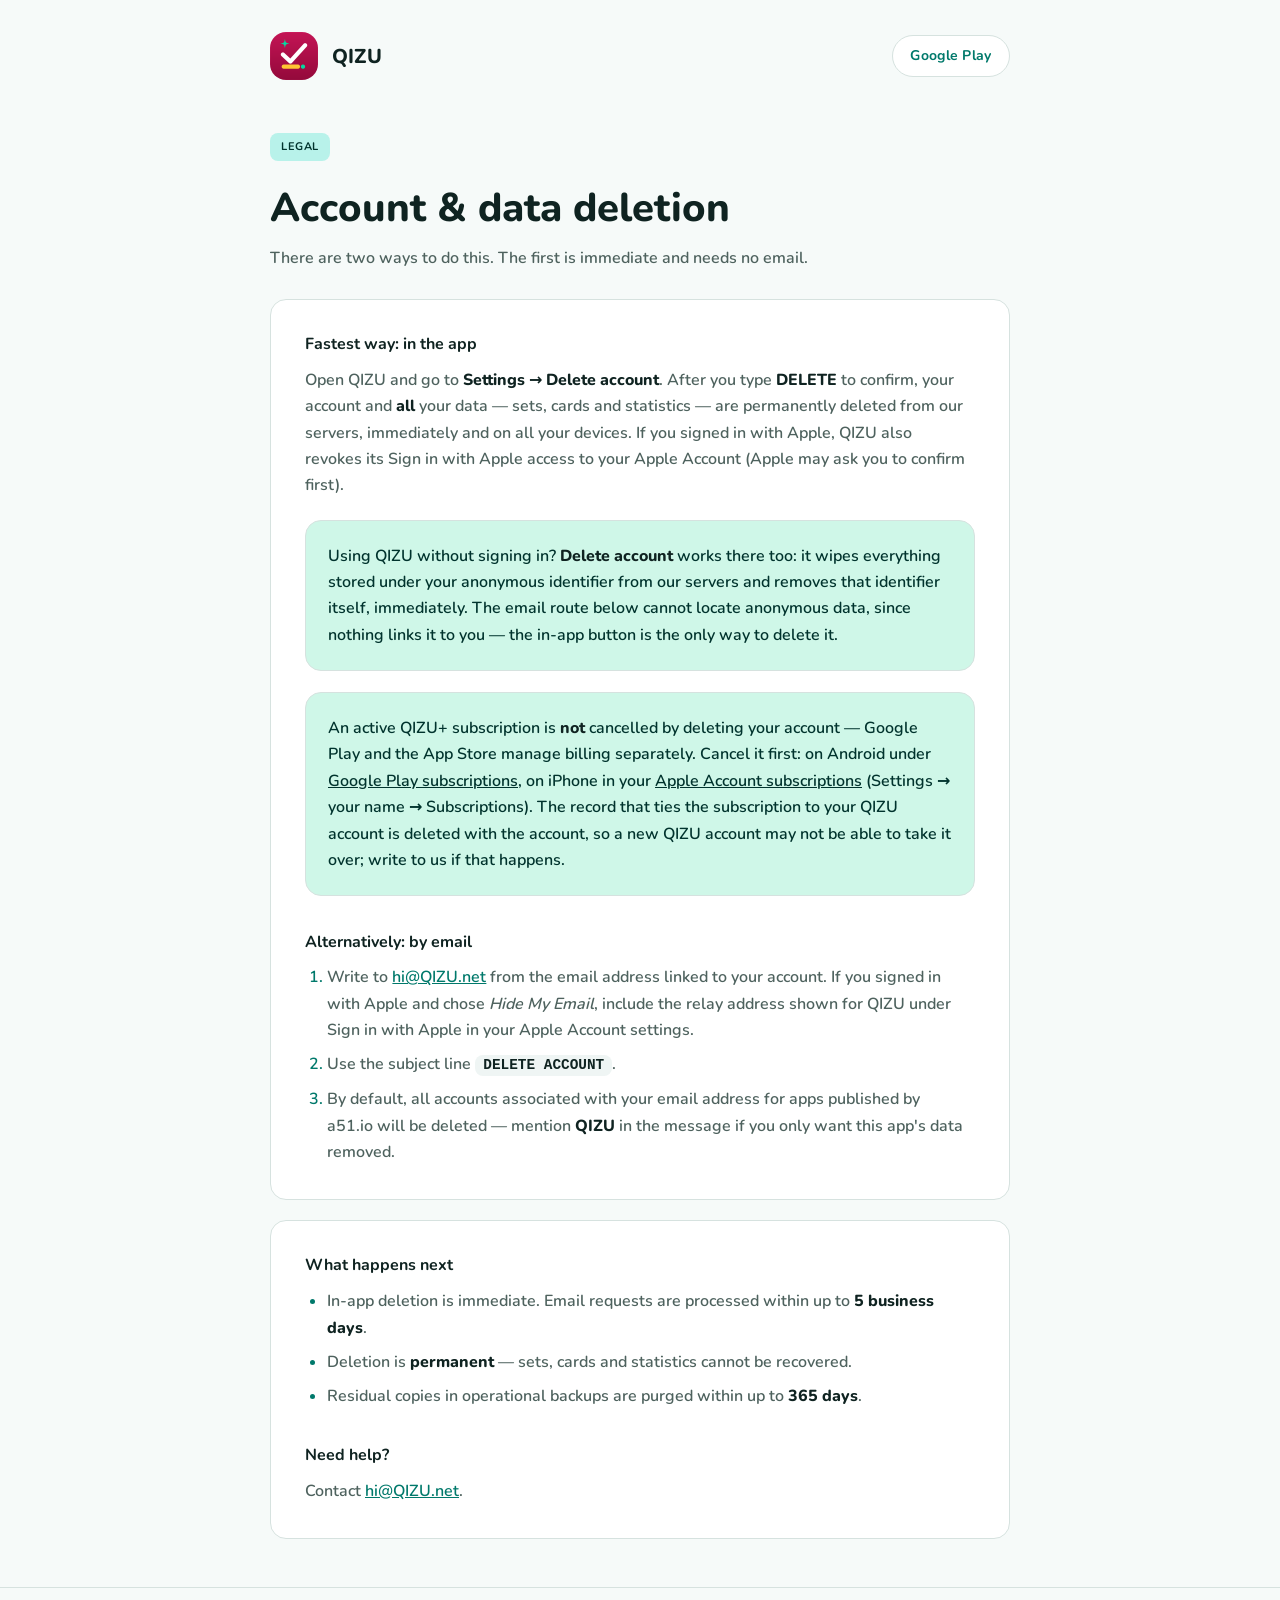
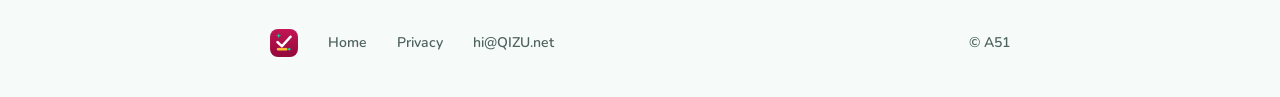
<file: data_deletion.html>
<!DOCTYPE html>
<html lang="en">
<head>
  <meta charset="UTF-8" />
  <meta name="viewport" content="width=device-width, initial-scale=1" />
  <title>Account &amp; Data Deletion &middot; QIZU</title>
  <meta name="description" content="How to delete your QIZU account and all your data — in the app, or by email." />
  <link rel="icon" href="favicon.ico" sizes="any" />
  <link rel="apple-touch-icon" href="apple-touch-icon.png" />
  <link rel="stylesheet" href="legal.css" />
</head>
<body>

<header class="wrap top">
  <a class="home" href="index.html">
    <img src="img/qizu-mark.png" alt="" width="48" height="48" />
    <span class="name">QIZU</span>
  </a>
  <a class="toplink" href="https://play.google.com/store/apps/details?id=io.a51.qizu">Google&nbsp;Play</a>
</header>

<main class="wrap">

  <div class="pagehead">
    <p class="kicker">Legal</p>
    <h1>Account &amp; data deletion</h1>
    <p class="intro">There are two ways to do this. The first is immediate and
    needs no email.</p>
  </div>

  <section class="card">
    <h2>Fastest way: in the app</h2>
    <p>Open QIZU and go to <strong>Settings &rarr; Delete account</strong>.
    After you type <strong>DELETE</strong> to confirm, your account and
    <strong>all</strong> your data — sets, cards and statistics — are
    permanently deleted from our servers, immediately and on all your
    devices. If you signed in with Apple, QIZU also revokes its Sign in with
    Apple access to your Apple Account (Apple may ask you to confirm
    first).</p>
    <div class="note">
      <p>Using QIZU without signing in? <strong>Delete account</strong> works
      there too: it wipes everything stored under your anonymous identifier
      from our servers and removes that identifier itself, immediately. The
      email route below cannot locate anonymous data, since nothing links it
      to you — the in-app button is the only way to delete it.</p>
    </div>
    <div class="note">
      <p>An active QIZU+ subscription is <strong>not</strong> cancelled by
      deleting your account — Google Play and the App Store manage billing
      separately. Cancel it first: on Android under
      <a href="https://play.google.com/store/account/subscriptions">Google Play
      subscriptions</a>, on iPhone in your
      <a href="https://apps.apple.com/account/subscriptions">Apple Account
      subscriptions</a> (Settings &rarr; your name &rarr; Subscriptions). The record that ties the subscription to your QIZU
      account is deleted with the account, so a new QIZU account may not be
      able to take it over; write to us if that happens.</p>
    </div>

    <h2>Alternatively: by email</h2>
    <ol>
      <li>Write to <a href="mailto:hi@QIZU.net">hi@QIZU.net</a> from the email
      address linked to your account. If you signed in with Apple and chose
      <em>Hide My Email</em>, include the relay address shown for QIZU under
      Sign in with Apple in your Apple Account settings.</li>
      <li>Use the subject line <code>DELETE ACCOUNT</code>.</li>
      <li>By default, all accounts associated with your email address for apps
      published by a51.io will be deleted — mention <strong>QIZU</strong> in the
      message if you only want this app's data removed.</li>
    </ol>
  </section>

  <section class="card">
    <h2>What happens next</h2>
    <ul>
      <li>In-app deletion is immediate. Email requests are processed within up
      to <strong>5 business days</strong>.</li>
      <li>Deletion is <strong>permanent</strong> — sets, cards and statistics
      cannot be recovered.</li>
      <li>Residual copies in operational backups are purged within up to
      <strong>365 days</strong>.</li>
    </ul>

    <h2>Need help?</h2>
    <p>Contact <a href="mailto:hi@QIZU.net">hi@QIZU.net</a>.</p>
  </section>

</main>

<footer>
  <div class="wrap frow">
    <img src="img/qizu-mark.png" alt="QIZU logo" width="28" height="28" />
    <a href="index.html">Home</a>
    <a href="privacy.html">Privacy</a>
    <a href="mailto:hi@QIZU.net">hi@QIZU.net</a>
    <span class="copy">&copy; <a href="https://a51.io">A51</a></span>
  </div>
</footer>

</body>
</html>
</file>
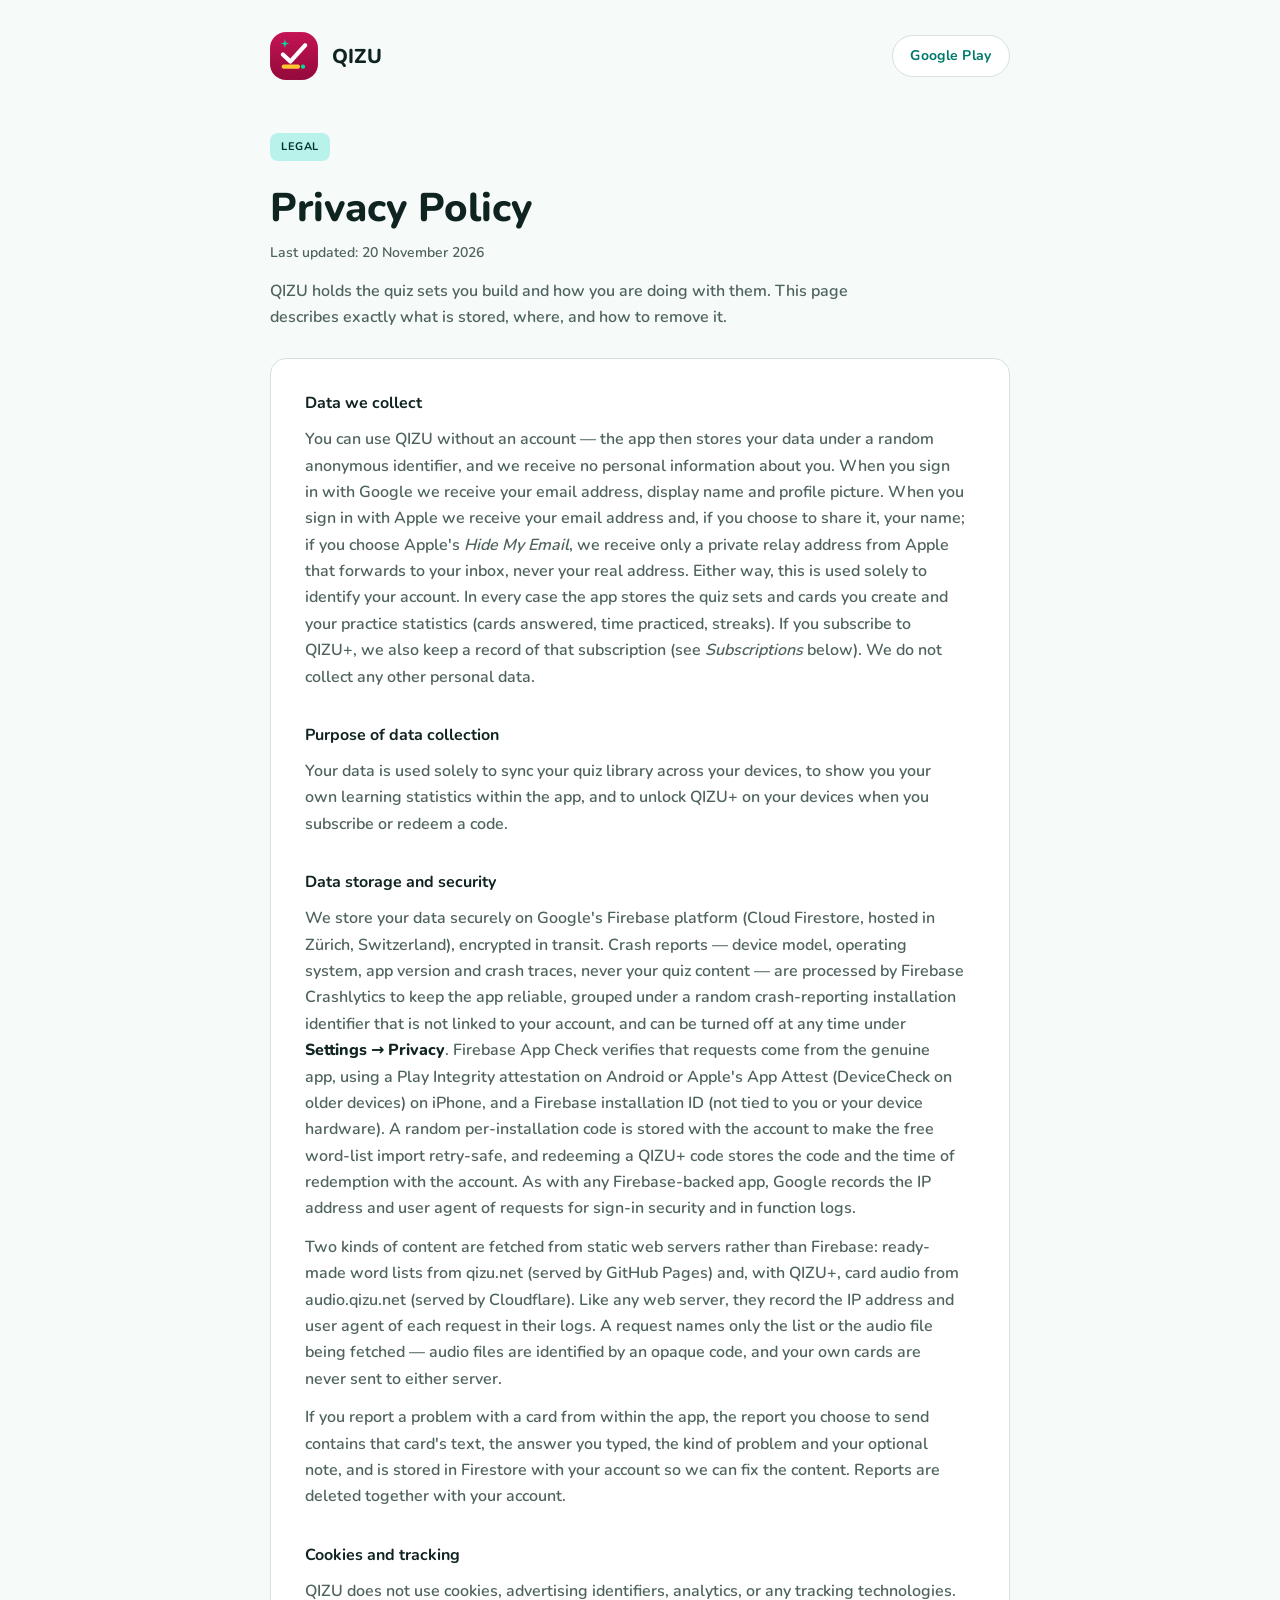
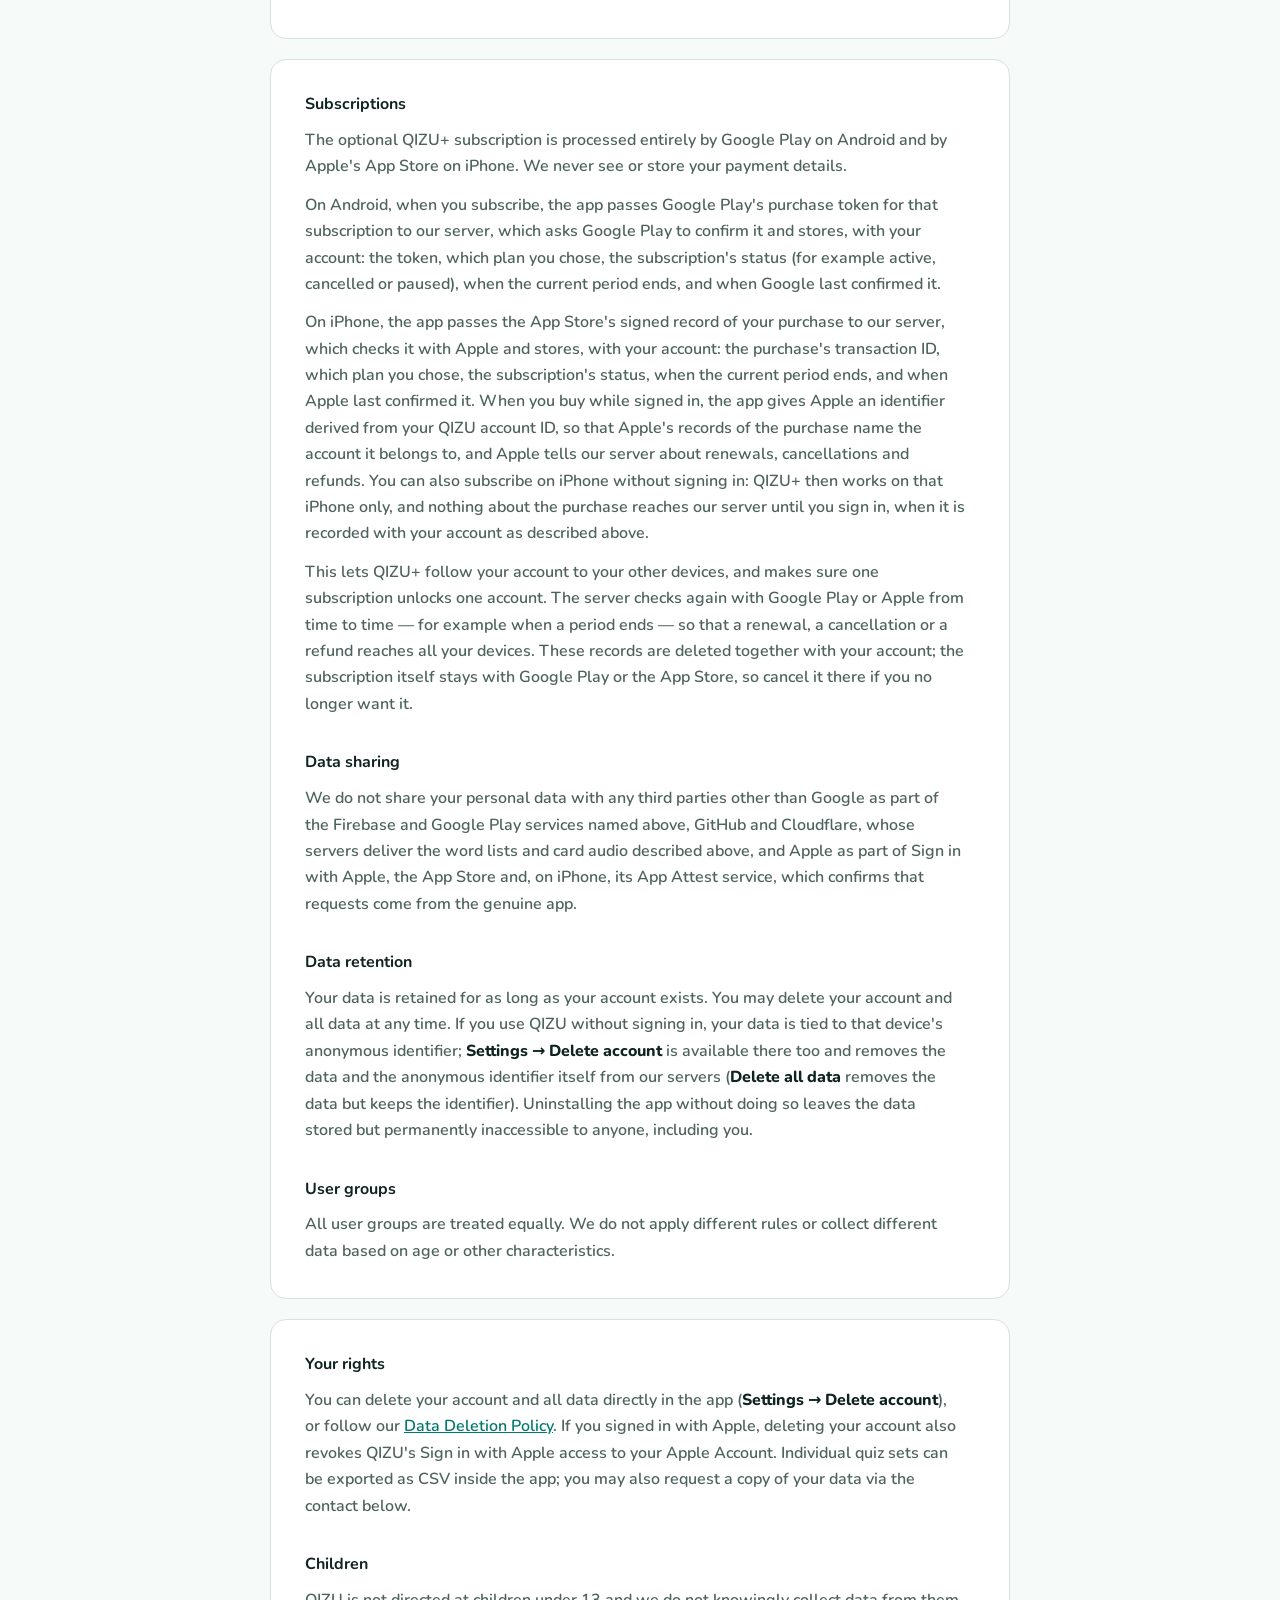
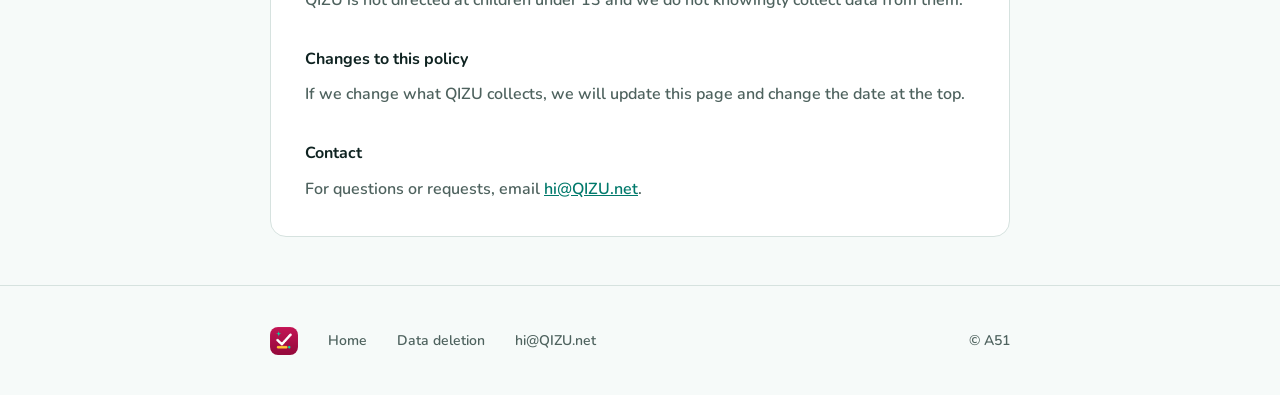
<file: privacy.html>
<!DOCTYPE html>
<html lang="en">
<head>
  <meta charset="UTF-8" />
  <meta name="viewport" content="width=device-width, initial-scale=1" />
  <title>Privacy Policy &middot; QIZU</title>
  <meta name="description" content="What QIZU stores, how it is protected, and how to delete it." />
  <link rel="icon" href="favicon.ico" sizes="any" />
  <link rel="apple-touch-icon" href="apple-touch-icon.png" />
  <link rel="stylesheet" href="legal.css" />
</head>
<body>

<header class="wrap top">
  <a class="home" href="index.html">
    <img src="img/qizu-mark.png" alt="" width="48" height="48" />
    <span class="name">QIZU</span>
  </a>
  <a class="toplink" href="https://play.google.com/store/apps/details?id=io.a51.qizu">Google&nbsp;Play</a>
</header>

<main class="wrap">

  <div class="pagehead">
    <p class="kicker">Legal</p>
    <h1>Privacy Policy</h1>
    <p class="updated">Last updated: 20 November 2026</p>
    <p class="intro">QIZU holds the quiz sets you build and how you are doing
    with them. This page describes exactly what is stored, where, and how to
    remove it.</p>
  </div>

  <section class="card">
    <h2>Data we collect</h2>
    <p>You can use QIZU without an account — the app then stores your data
    under a random anonymous identifier, and we receive no personal
    information about you. When you sign in with Google we receive your email
    address, display name and profile picture. When you sign in with Apple we
    receive your email address and, if you choose to share it, your name; if
    you choose Apple's <em>Hide My Email</em>, we receive only a private relay
    address from Apple that forwards to your inbox, never your real address.
    Either way, this is used solely to identify your account. In every case the
    app stores the quiz sets and cards you create
    and your practice statistics (cards answered, time practiced, streaks). If
    you subscribe to QIZU+, we also keep a record of that subscription (see
    <em>Subscriptions</em> below). We do not collect any other personal
    data.</p>

    <h2>Purpose of data collection</h2>
    <p>Your data is used solely to sync your quiz library across your devices,
    to show you your own learning statistics within the app, and to unlock
    QIZU+ on your devices when you subscribe or redeem a code.</p>

    <h2>Data storage and security</h2>
    <p>We store your data securely on Google's Firebase platform (Cloud
    Firestore, hosted in Zürich, Switzerland), encrypted in transit. Crash
    reports — device model, operating system, app version and crash traces,
    never your quiz content — are processed by Firebase Crashlytics to keep the
    app reliable, grouped under a random crash-reporting installation
    identifier that is not linked to your account, and can be turned off at
    any time under <strong>Settings &rarr; Privacy</strong>. Firebase App
    Check verifies that requests come from the genuine app, using a Play
    Integrity attestation on Android or Apple's App Attest (DeviceCheck on
    older devices) on iPhone, and a Firebase installation ID (not tied to you
    or your device hardware). A random per-installation code is stored with the
    account to make the free word-list import retry-safe, and redeeming a
    QIZU+ code stores the code and the time of redemption with the account.
    As with any Firebase-backed app, Google records the IP address and user
    agent of requests for sign-in security and in function logs.</p>

    <p>Two kinds of content are fetched from static web servers rather than
    Firebase: ready-made word lists from qizu.net (served by GitHub Pages) and,
    with QIZU+, card audio from audio.qizu.net (served by Cloudflare). Like any
    web server, they record the IP address and user agent of each request in
    their logs. A request names only the list or the audio file being fetched
    — audio files are identified by an opaque code, and your own cards are never
    sent to either server.</p>

    <p>If you report a problem with a card from within the app, the report you
    choose to send contains that card's text, the answer you typed, the kind of
    problem and your optional note, and is stored in Firestore with your account
    so we can fix the content. Reports are deleted together with your account.</p>

    <h2>Cookies and tracking</h2>
    <p>QIZU does not use cookies, advertising identifiers, analytics, or any
    tracking technologies.</p>
  </section>

  <section class="card">
    <h2>Subscriptions</h2>
    <p>The optional QIZU+ subscription is processed entirely by Google Play on
    Android and by Apple's App Store on iPhone. We never see or store your
    payment details.</p>

    <p>On Android, when you subscribe, the app passes Google Play's purchase
    token for that subscription to our server, which asks Google Play to
    confirm it and stores, with your account: the token, which plan you chose,
    the subscription's status (for example active, cancelled or paused), when
    the current period ends, and when Google last confirmed it.</p>

    <p>On iPhone, the app passes the App Store's signed record of your
    purchase to our server, which checks it with Apple and stores, with your
    account: the purchase's transaction ID, which plan you chose, the
    subscription's status, when the current period ends, and when Apple last
    confirmed it. When you buy while signed in, the app gives Apple an
    identifier derived from your QIZU account ID, so that Apple's records of
    the purchase name the account it belongs to, and Apple tells our server
    about renewals, cancellations and refunds. You can also subscribe on
    iPhone without signing in: QIZU+ then works on that iPhone only, and
    nothing about the purchase reaches our server until you sign in, when it
    is recorded with your account as described above.</p>

    <p>This lets QIZU+ follow your account to your other devices, and makes
    sure one subscription unlocks one account. The server checks again with
    Google Play or Apple from time to time — for example when a period ends —
    so that a renewal, a cancellation or a refund reaches all your devices.
    These records are deleted together with your account; the subscription
    itself stays with Google Play or the App Store, so cancel it there if you
    no longer want it.</p>

    <h2>Data sharing</h2>
    <p>We do not share your personal data with any third parties other than
    Google as part of the Firebase and Google Play services named above,
    GitHub and Cloudflare, whose servers deliver the word lists and card audio
    described above, and Apple as part of Sign in with Apple, the App Store
    and, on iPhone, its App Attest service, which confirms that requests come
    from the genuine app.</p>

    <h2>Data retention</h2>
    <p>Your data is retained for as long as your account exists. You may delete
    your account and all data at any time. If you use QIZU without signing in,
    your data is tied to that device's anonymous identifier;
    <strong>Settings &rarr; Delete account</strong> is available there too and
    removes the data and the anonymous identifier itself from our servers
    (<strong>Delete all data</strong> removes the data but keeps the
    identifier). Uninstalling the app without doing so leaves the data stored
    but permanently inaccessible to anyone, including you.</p>

    <h2>User groups</h2>
    <p>All user groups are treated equally. We do not apply different rules or
    collect different data based on age or other characteristics.</p>
  </section>

  <section class="card">
    <h2>Your rights</h2>
    <p>You can delete your account and all data directly in the app
    (<strong>Settings &rarr; Delete account</strong>), or follow our
    <a href="data_deletion.html">Data Deletion Policy</a>. If you signed in
    with Apple, deleting your account also revokes QIZU's Sign in with Apple
    access to your Apple Account. Individual quiz sets
    can be exported as CSV inside the app; you may also request a copy of your
    data via the contact below.</p>

    <h2>Children</h2>
    <p>QIZU is not directed at children under 13 and we do not knowingly
    collect data from them.</p>

    <h2>Changes to this policy</h2>
    <p>If we change what QIZU collects, we will update this page and change the
    date at the top.</p>

    <h2>Contact</h2>
    <p>For questions or requests, email
    <a href="mailto:hi@QIZU.net">hi@QIZU.net</a>.</p>
  </section>

</main>

<footer>
  <div class="wrap frow">
    <img src="img/qizu-mark.png" alt="QIZU logo" width="28" height="28" />
    <a href="index.html">Home</a>
    <a href="data_deletion.html">Data deletion</a>
    <a href="mailto:hi@QIZU.net">hi@QIZU.net</a>
    <span class="copy">&copy; <a href="https://a51.io">A51</a></span>
  </div>
</footer>

</body>
</html>
</file>
<file: legal.css>
/* Shared styles for the QIZU legal pages.
   Colour, type and shape are taken from the app's own design system
   (lib/core/theme.dart and SPEC §9) so the pages read as part of QIZU. Kept in
   one file, linked from both pages, so they cannot drift apart.

   Nunito is self-hosted rather than loaded from Google's CDN: these are the
   privacy pages, and pulling a font from a third party to render them would
   hand that third party the reader's IP address. */

@font-face{
  font-family:'Nunito';
  src:url('fonts/Nunito-SemiBold.ttf') format('truetype');
  font-weight:600; font-style:normal; font-display:swap;
}
@font-face{
  font-family:'Nunito';
  src:url('fonts/Nunito-Bold.ttf') format('truetype');
  font-weight:700; font-style:normal; font-display:swap;
}
@font-face{
  font-family:'Nunito';
  src:url('fonts/Nunito-ExtraBold.ttf') format('truetype');
  font-weight:800; font-style:normal; font-display:swap;
}

:root{
  /* QizuPalette, verbatim */
  --teal:#00796B;
  --teal-container:#B8F2EA;
  --on-teal-container:#00332D;
  --mint-container:#CFF7E8;
  --surface:#FFFFFF;
  --surface-low:#F6FAF9;
  --surface-container:#EFF5F4;
  --ink:#0F2321;
  --ink-variant:#4E625E;
  --outline:#7A928D;
  --outline-variant:#D6E2DF;
  /* SPEC §9 shape */
  --r-chip:8px;
  --r-tile:16px;
  --r-sheet:28px;
}

*{margin:0;padding:0;box-sizing:border-box}
html{scroll-behavior:smooth}
@media (prefers-reduced-motion:reduce){html{scroll-behavior:auto}}

body{
  background:var(--surface-low);
  color:var(--ink);
  /* The app ships Nunito at 600/700/800 only, and sets body text to w600. */
  font-family:'Nunito',system-ui,-apple-system,"Segoe UI",Roboto,sans-serif;
  font-weight:600;
  font-size:16px;
  line-height:1.65;
  -webkit-font-smoothing:antialiased;
}

img{display:block;max-width:100%;height:auto}
a{color:var(--teal)}
a:focus-visible{outline:3px solid var(--teal);outline-offset:3px;border-radius:var(--r-chip)}

.wrap{max-width:820px;margin-inline:auto;padding-inline:clamp(20px,5vw,40px)}

/* ---------- header ---------- */
.top{display:flex;align-items:center;gap:14px;padding-block:clamp(20px,3vw,32px)}
/* Mark + wordmark are one link back to the site root. */
.top .home{display:flex;align-items:center;gap:14px;text-decoration:none;color:inherit}
.top img{width:48px;height:48px;border-radius:var(--r-tile)}
.top .name{font-weight:800;font-size:1.25rem;letter-spacing:.01em}
.top .toplink{
  margin-left:auto;color:var(--teal);text-decoration:none;font-weight:700;
  font-size:.875rem;letter-spacing:.02em;
  border:1.5px solid var(--outline-variant);background:var(--surface);
  /* stadium buttons, per SPEC §9 */
  border-radius:999px;padding:.6em 1.25em;white-space:nowrap;
}
.top .toplink:hover{border-color:var(--teal);background:var(--teal-container)}

/* ---------- page head ---------- */
.pagehead{padding-block:clamp(10px,2vw,20px) clamp(20px,3vw,28px)}
.kicker{
  display:inline-block;
  font-weight:700;font-size:.6875rem;letter-spacing:.5px;text-transform:uppercase;
  color:var(--on-teal-container);background:var(--teal-container);
  padding:.45em 1em;border-radius:var(--r-chip);
}
.pagehead h1{
  margin-top:.6em;
  font-size:clamp(1.9rem,4.6vw,2.5rem);font-weight:800;line-height:1.15;
}
.pagehead .updated{margin-top:.7em;color:var(--ink-variant);font-size:.875rem}
.pagehead .intro{margin-top:.85em;color:var(--ink-variant);max-width:60ch}

/* ---------- content ----------
   Elevation ~0 everywhere (SPEC §9): outlines, never shadows. */
.card{
  background:var(--surface);
  border:1.5px solid var(--outline-variant);
  border-radius:var(--r-tile);
  padding:clamp(20px,3.5vw,34px);
  margin-bottom:clamp(14px,2vw,20px);
}
.card h2{
  font-size:1rem;font-weight:700;line-height:1.3;
  margin-top:2.2em;color:var(--ink);
}
.card > h2:first-child{margin-top:0}
.card p{color:var(--ink-variant);margin-top:.75em;max-width:66ch}
.card ul,.card ol{color:var(--ink-variant);margin-top:.75em;padding-left:1.4em;max-width:66ch}
.card li{margin-top:.5em}
.card li::marker{color:var(--teal)}
.card strong{color:var(--ink);font-weight:800}

/* Callout — mint container, flat. */
.note{
  background:var(--mint-container);
  border:1.5px solid var(--outline-variant);
  border-radius:var(--r-tile);
  padding:clamp(16px,2.4vw,22px);margin-top:1.3em;
}
.note p{margin-top:0;color:var(--on-teal-container)}
.note p + p{margin-top:.6em}
.note a{color:var(--on-teal-container)}

code{
  background:var(--surface-container);color:var(--ink);
  padding:.15em .55em;border-radius:var(--r-chip);
  font-size:.9em;font-weight:700;
  font-family:ui-monospace,SFMono-Regular,Menlo,Consolas,monospace;
}

/* ---------- footer ---------- */
footer{
  border-top:1.5px solid var(--outline-variant);
  padding-block:clamp(24px,3.5vw,36px);
  margin-top:clamp(28px,4vw,48px);
}
footer .frow{display:flex;flex-wrap:wrap;align-items:center;gap:14px clamp(18px,3vw,30px)}
footer img{width:28px;height:28px;border-radius:var(--r-chip)}
footer a{color:var(--ink-variant);text-decoration:none;font-size:.875rem;display:inline-block;padding-block:.5em}
footer a:hover{color:var(--teal);text-decoration:underline}
footer .copy{margin-left:auto;color:var(--ink-variant);font-size:.875rem}

@media (max-width:560px){
  footer .copy{margin-left:0;width:100%}
}
</file>
